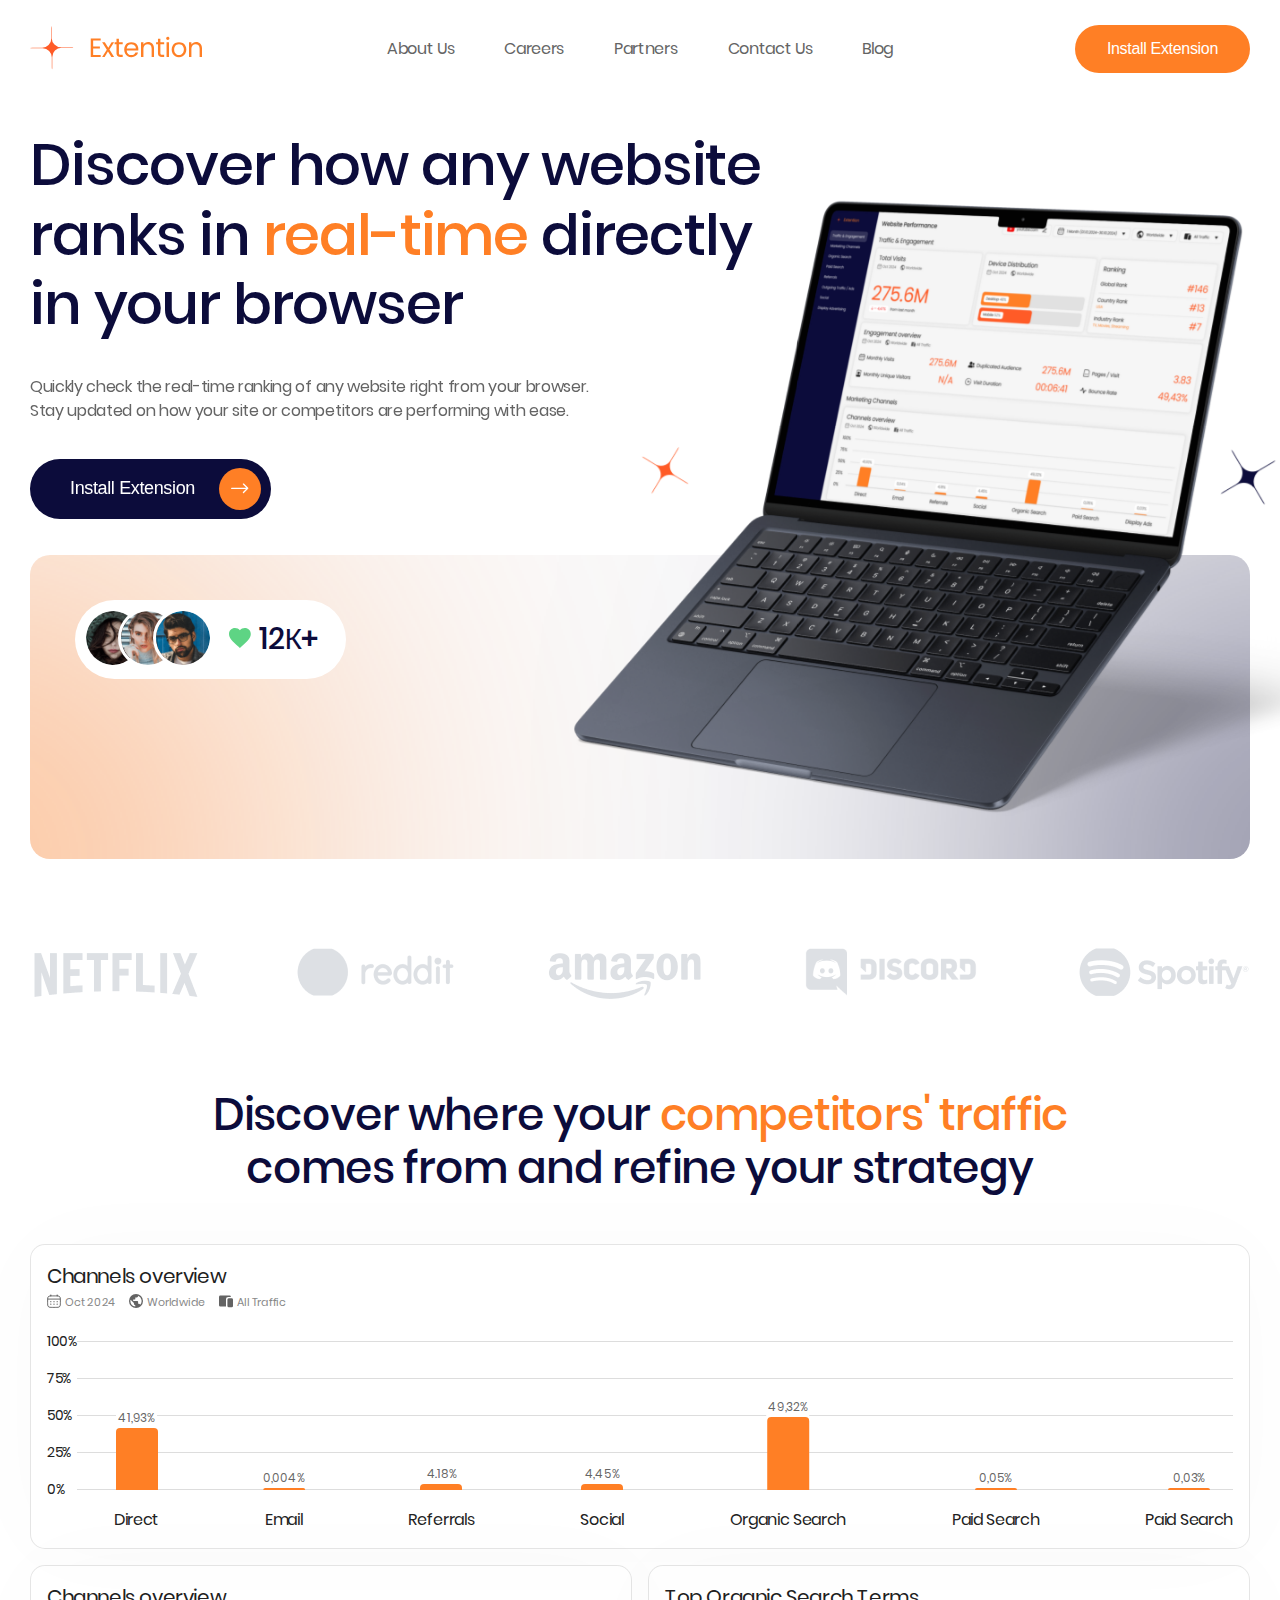
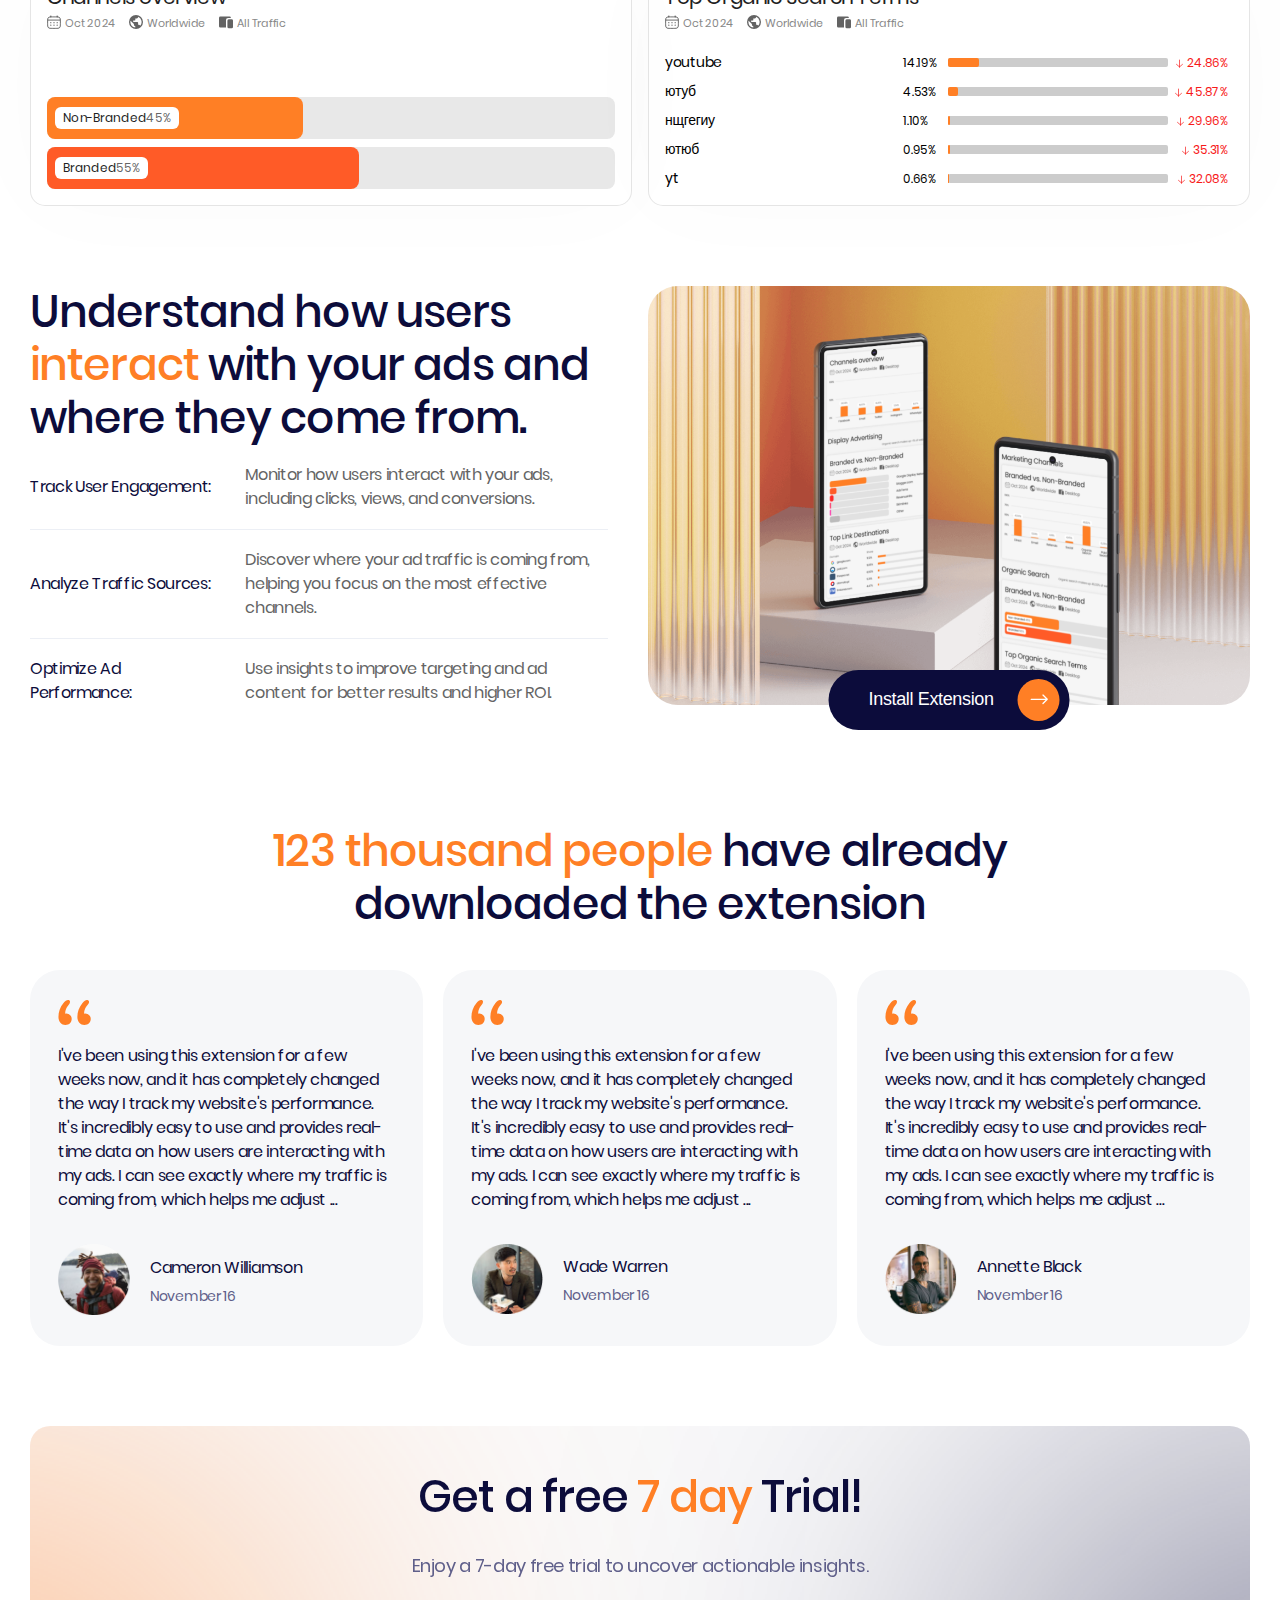
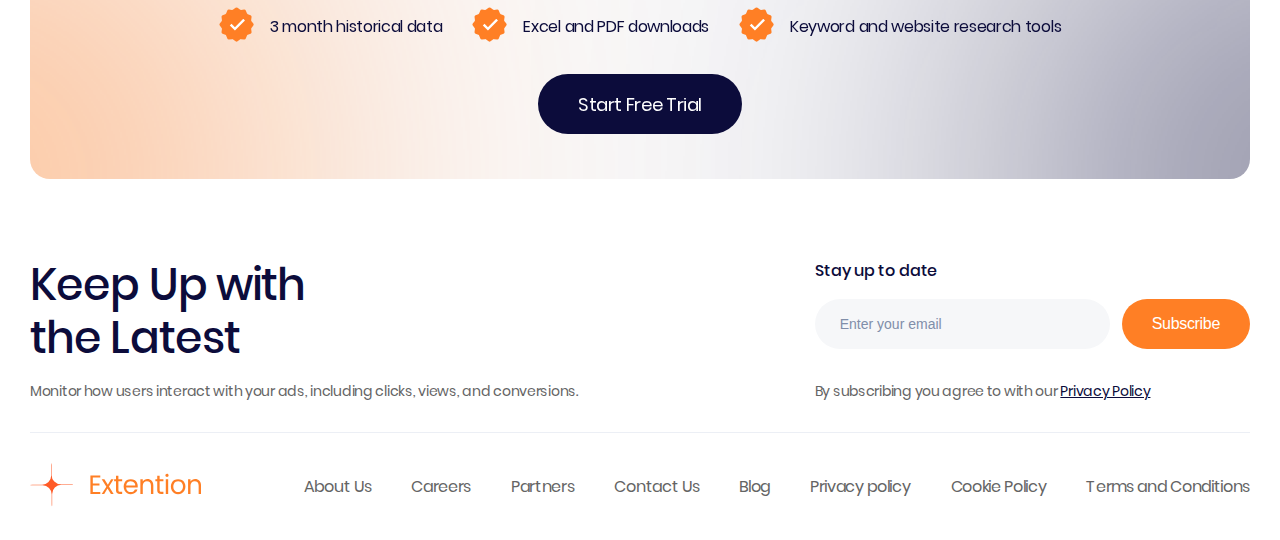
<file: index.html>
<!DOCTYPE html>
<html lang="en">

<head>
	<meta charset="UTF-8">
	<meta name="viewport" content="width=device-width, initial-scale=1.0">
	<meta name="keywords" content="">
	<link rel="stylesheet" href="css/libs.min.css">
	<link rel="stylesheet" href="css/style.min.css">
	<title>Главная</title>
</head>


<body>
	<div class="wrapper">
		<header class="header">
    <div class="container">
        <div class="header__inner">
            <a class="header__logo" href="index.html">
                <img src="img/logo.svg" alt="">
            </a>
            <ul class="menu header__menu">
                <li><a href="">About Us</a></li>
                <li><a href="">Careers</a></li>
                <li><a href="">Partners</a></li>
                <li><a href="">Contact Us</a></li>
                <li><a href="">Blog</a></li>
            </ul>
            <div class="header__group">
                <button class="header__btn btn btn-orange">
                    <span>Install Extension</span>
                </button>
                <div class="burger">
                    <span></span>
                    <span></span>
                    <span></span>
                </div>
            </div>
        </div>
    </div>
</header>
		<main class="content">
			<section class="main">
				<div class="container">
					<div class="main__inner">
						<div class="main__desc">
							<h1 class="main__title">Discover how any website ranks in <span>real-time</span> directly in your browser</h1>
							<div class="main__text">
								<p>Quickly check the real-time ranking of any website right from your browser. Stay updated on how your site or competitors are performing with ease.</p>
							</div>
							<button class="main__btn btn btn-blue">
								<span>Install Extension</span>
								<i>
									<svg width="19" height="11" viewBox="0 0 19 11" fill="none" xmlns="http://www.w3.org/2000/svg">
										<path d="M1.65698 4.64898C1.28763 4.64898 0.98821 4.9484 0.98821 5.31775C0.98821 5.6871 1.28763 5.98652 1.65698 5.98652L1.65698 4.64898ZM18.1804 5.79064C18.4416 5.52947 18.4416 5.10603 18.1804 4.84486L13.9244 0.588814C13.6632 0.327642 13.2398 0.327642 12.9786 0.588814C12.7174 0.849986 12.7174 1.27343 12.9786 1.5346L16.7617 5.31775L12.9786 9.1009C12.7174 9.36207 12.7174 9.78551 12.9786 10.0467C13.2398 10.3079 13.6632 10.3079 13.9244 10.0467L18.1804 5.79064ZM1.65698 5.98652L17.7075 5.98652L17.7075 4.64898L1.65698 4.64898L1.65698 5.98652Z" fill="white"/>
									</svg>
								</i>
							</button>
						</div>
						<div class="main__bottom">
							<div class="main__bottom-wrap">
								<div class="main__feedback">
									<div class="main__feedback-images">
										<a class="user-img" href="">
											<img src="img/user-img.png" alt="">
										</a>
										<a class="user-img" href="">
											<img src="img/user-img2.png" alt="">
										</a>
										<a class="user-img" href="">
											<img src="img/user-img3.png" alt="">
										</a>
									</div>
									<div class="main__feedback-text">
										<i>
											<img src="img/favorite-icon.svg" alt="">
										</i>
										<span>12К+</span>
									</div>
								</div>
								<span class="circle"></span>
								<span class="circle2"></span>
							</div>
							<div class="main__img">
								<img src="img/main-img.png" alt="">
							</div>
						</div>
					</div>
				</div>
			</section>
			<section class="partners">
				<div class="container">
					<div class="partners__inner">
						<div class="partners__items">
							<div class="partners__item">
								<img src="img/partners-img.png" alt="">
							</div>
							<div class="partners__item">
								<img src="img/partners-img2.png" alt="">
							</div>
							<div class="partners__item">
								<img src="img/partners-img3.png" alt="">
							</div>
							<div class="partners__item">
								<img src="img/partners-img4.png" alt="">
							</div>
							<div class="partners__item">
								<img src="img/partners-img5.png" alt="">
							</div>
						</div>
					</div>
				</div>
			</section>
			<section class="info">
				<div class="container">
					<div class="info__inner">
						<h2 class="info__title h2">Discover where your <span>competitors' traffic</span> comes from and refine your strategy</h2>
						<div class="info__items">
							<div class="info__item info__item--100">
								<div class="traffic-social">
									<div class="analysis__title">Channels overview</div>
									<div class="analysis__subitems">
										<div class="analysis__subitem">
											<div class="analysis__subitem-icon">
												<img src="img/calendar.svg" alt="">
											</div>
											<div class="analysis__subitem-text">Oct 2024</div>
										</div>
										<div class="analysis__subitem">
											<div class="analysis__subitem-icon">
												<img src="img/worldwide.svg" alt="">
											</div>
											<div class="analysis__subitem-text">Worldwide</div>
										</div>
										<div class="analysis__subitem">
											<div class="analysis__subitem-icon">
												<img src="img/traffic.svg" alt="">
											</div>
											<div class="analysis__subitem-text">All Traffic</div>
										</div>
									</div>
									<div class="traffic-statistics">
										<div class="traffic-statistics__items">
											<div class="traffic-statistics__item">
												<div class="traffic-statistics__item-title"><span>100%</span></div>
											</div>
											<div class="traffic-statistics__item">
												<div class="traffic-statistics__item-title"><span>75%</span></div>
											</div>
											<div class="traffic-statistics__item">
												<div class="traffic-statistics__item-title"><span>50%</span></div>
												<div class="traffic-statistics__line"></div>
											</div>
											<div class="traffic-statistics__item">
												<div class="traffic-statistics__item-title"><span>25%</span></div>
											</div>
											<div class="traffic-statistics__item">
												<div class="traffic-statistics__item-title"><span>0%</span></div>
												<div class="traffic-statistics__line"></div>
											</div>
										</div>
										<div class="traffic-statistics__socials">
											<div class="traffic-statistics__social">
												<div class="traffic-statistics__percent-group">
													<div class="traffic-statistics__percent">41,93%</div>
													<div class="traffic-statistics__percent-diagram" style="height: 41.93%"></div>
												</div>
												<div class="traffic-statistics__social-title">
													<span>Direct</span>
												</div>
											</div>
											<div class="traffic-statistics__social">
												<div class="traffic-statistics__percent-group">
													<div class="traffic-statistics__percent">0,004%</div>
													<div class="traffic-statistics__percent-diagram" style="height: 0.004%"></div>
												</div>
												<div class="traffic-statistics__social-title">
													<span>Email</span>
												</div>
											</div>
											<div class="traffic-statistics__social">
												<div class="traffic-statistics__percent-group">
													<div class="traffic-statistics__percent">4.18%</div>
													<div class="traffic-statistics__percent-diagram" style="height: 4.18%"></div>
												</div>
												<div class="traffic-statistics__social-title">
													<span>Referrals</span>
												</div>
											</div>
											<div class="traffic-statistics__social">
												<div class="traffic-statistics__percent-group">
													<div class="traffic-statistics__percent">4,45%</div>
													<div class="traffic-statistics__percent-diagram" style="height: 4.45%"></div>
												</div>
												<div class="traffic-statistics__social-title">
													<span>Social</span>
												</div>
											</div>
											<div class="traffic-statistics__social">
												<div class="traffic-statistics__percent-group">
													<div class="traffic-statistics__percent">49,32%</div>
													<div class="traffic-statistics__percent-diagram" style="height: 49.32%"></div>
												</div>
												<div class="traffic-statistics__social-title">
													<span>Organic Search</span>
												</div>
											</div>
											<div class="traffic-statistics__social">
												<div class="traffic-statistics__percent-group">
													<div class="traffic-statistics__percent">0,05%</div>
													<div class="traffic-statistics__percent-diagram" style="height: 0.05%"></div>
												</div>
												<div class="traffic-statistics__social-title">
													<span>Paid Search</span>
												</div>
											</div>
											<div class="traffic-statistics__social">
												<div class="traffic-statistics__percent-group">
													<div class="traffic-statistics__percent">0,03%</div>
													<div class="traffic-statistics__percent-diagram" style="height: 0.03%"></div>
												</div>
												<div class="traffic-statistics__social-title">
													<span>Paid Search</span>
												</div>
											</div>
										</div>
									</div>
								</div>
							</div>
							<div class="info__item">
								<div class="brand">
									<div class="brand__top">
										<div class="analysis__title">Channels overview</div>
										<div class="analysis__subitems">
											<div class="analysis__subitem">
												<div class="analysis__subitem-icon">
													<img src="img/calendar.svg" alt="">
												</div>
												<div class="analysis__subitem-text">Oct 2024</div>
											</div>
											<div class="analysis__subitem">
												<div class="analysis__subitem-icon">
													<img src="img/worldwide.svg" alt="">
												</div>
												<div class="analysis__subitem-text">Worldwide</div>
											</div>
											<div class="analysis__subitem">
												<div class="analysis__subitem-icon">
													<img src="img/traffic.svg" alt="">
												</div>
												<div class="analysis__subitem-text">All Traffic</div>
											</div>
										</div>
									</div>
									<div class="brand__items">
										<div class="brand__item">
											<span class="brand__percent-diagram" style="width: 45%"></span>
											<div class="brand__percent-text">
												Non-Branded
												<span>45%</span>
											</div>
										</div>
										<div class="brand__item">
											<span class="brand__percent-diagram" style="width: 55%; background: #FF5B27"></span>
											<div class="brand__percent-text">
												Branded
												<span>55%</span>
											</div>
										</div>
									</div>
								</div>
							</div>
							<div class="info__item">
								<div class="analysis">
									<div class="analysis__title">Top Organic Search Terms</div>
									<div class="analysis__subitems">
										<div class="analysis__subitem">
											<div class="analysis__subitem-icon">
												<img src="img/calendar.svg" alt="">
											</div>
											<div class="analysis__subitem-text">Oct 2024</div>
										</div>
										<div class="analysis__subitem">
											<div class="analysis__subitem-icon">
												<img src="img/worldwide.svg" alt="">
											</div>
											<div class="analysis__subitem-text">Worldwide</div>
										</div>
										<div class="analysis__subitem">
											<div class="analysis__subitem-icon">
												<img src="img/traffic.svg" alt="">
											</div>
											<div class="analysis__subitem-text">All Traffic</div>
										</div>
									</div>
									<div class="analysis-statistics">
										<div class="analysis-statistics__items">
											<div class="analysis-statistics__item">
												<div class="analysis-statistics__item-left">
													<div class="analysis-statistics__item-title">youtube</div>
												</div>
												<div class="analysis-statistics__item-right">
													<div class="analysis-statistics__percent">14.19%</div>
													<div class="analysis-statistics__line">
														<span></span>
														<span style="width: 14.19%"></span>
													</div>
													<div class="analysis-statistics__indicators">
														<i>
															<img src="img/indicators.svg" alt="">
														</i>
														<span>24.86%</span>
													</div>
												</div>
											</div>
											<div class="analysis-statistics__item">
												<div class="analysis-statistics__item-left">
													<div class="analysis-statistics__item-title">ютуб</div>
												</div>
												<div class="analysis-statistics__item-right">
													<div class="analysis-statistics__percent">4.53%</div>
													<div class="analysis-statistics__line">
														<span></span>
														<span style="width: 4.53%"></span>
													</div>
													<div class="analysis-statistics__indicators">
														<i>
															<img src="img/indicators.svg" alt="">
														</i>
														<span>45.87%</span>
													</div>
												</div>
											</div>
											<div class="analysis-statistics__item">
												<div class="analysis-statistics__item-left">
													<div class="analysis-statistics__item-title">нщгегиу</div>
												</div>
												<div class="analysis-statistics__item-right">
													<div class="analysis-statistics__percent">1.10%</div>
													<div class="analysis-statistics__line">
														<span></span>
														<span style="width: 1.10%"></span>
													</div>
													<div class="analysis-statistics__indicators">
														<i>
															<img src="img/indicators.svg" alt="">
														</i>
														<span>29.96%</span>
													</div>
												</div>
											</div>
											<div class="analysis-statistics__item">
												<div class="analysis-statistics__item-left">
													<div class="analysis-statistics__item-title">ютюб</div>
												</div>
												<div class="analysis-statistics__item-right">
													<div class="analysis-statistics__percent">0.95%</div>
													<div class="analysis-statistics__line">
														<span></span>
														<span style="width: 0.95%"></span>
													</div>
													<div class="analysis-statistics__indicators">
														<i>
															<img src="img/indicators.svg" alt="">
														</i>
														<span>35.31%</span>
													</div>
												</div>
											</div>
											<div class="analysis-statistics__item">
												<div class="analysis-statistics__item-left">
													<div class="analysis-statistics__item-title">yt</div>
												</div>
												<div class="analysis-statistics__item-right">
													<div class="analysis-statistics__percent">0.66%</div>
													<div class="analysis-statistics__line">
														<span></span>
														<span style="width: 0.66%"></span>
													</div>
													<div class="analysis-statistics__indicators">
														<i>
															<img src="img/indicators.svg" alt="">
														</i>
														<span>32.08%</span>
													</div>
												</div>
											</div>
										</div>
									</div>
								</div>
							</div>
						</div>
					</div>
				</div>
			</section>
			<section class="info2">
				<div class="container">
					<div class="info2__inner">
						<div class="info2__left">
							<h2 class="info2__title h2">Understand how users <span>interact</span> with your ads and where they come from.</h2>
							<ul class="info2__list">
								<li>
									<p>Track User Engagement:</p>
									<p>Monitor how users interact with your ads, including clicks, views, and conversions.</p>
								</li>
								<li>
									<p>Analyze Traffic Sources:</p>
									<p>Discover where your ad traffic is coming from, helping you focus on the most effective channels.</p>
								</li>
								<li>
									<p>Optimize Ad Performance:</p>
									<p>Use insights to improve targeting and ad content for better results and higher ROI.</p>
								</li>
							</ul>
						</div>
						<div class="info2__right">
							<div class="info2__img">
								<img src="img/info2-img.png" alt="">
							</div>
							<button class="info2__btn btn btn-blue">
								<span>Install Extension</span>
								<i>
									<svg width="19" height="11" viewBox="0 0 19 11" fill="none" xmlns="http://www.w3.org/2000/svg">
										<path d="M1.65698 4.64898C1.28763 4.64898 0.98821 4.9484 0.98821 5.31775C0.98821 5.6871 1.28763 5.98652 1.65698 5.98652L1.65698 4.64898ZM18.1804 5.79064C18.4416 5.52947 18.4416 5.10603 18.1804 4.84486L13.9244 0.588814C13.6632 0.327642 13.2398 0.327642 12.9786 0.588814C12.7174 0.849986 12.7174 1.27343 12.9786 1.5346L16.7617 5.31775L12.9786 9.1009C12.7174 9.36207 12.7174 9.78551 12.9786 10.0467C13.2398 10.3079 13.6632 10.3079 13.9244 10.0467L18.1804 5.79064ZM1.65698 5.98652L17.7075 5.98652L17.7075 4.64898L1.65698 4.64898L1.65698 5.98652Z" fill="white"/>
									</svg>
								</i>
							</button>
						</div>
					</div>
				</div>
			</section>
			<section class="feedback">
				<div class="container">
					<div class="feedback__inner">
						<h2 class="feedback__title h2"><span>123 thousand people</span> have already downloaded the extension</h2>
						<div class="feedback__items">
							<div class="feedback__item">
								<div class="feedback__item-icon">
									<img src="img/marks.svg" alt="">
								</div>
								<div class="feedback__item-text">
									<p>I've been using this extension for a few weeks now, and it has completely changed the way I track my website's performance. It's incredibly easy to use and provides real-time data on how users are interacting with my ads. I can see exactly where my traffic is coming from, which helps me adjust ...</p>
								</div>
								<div class="feedback__item-user">
									<div class="feedback__user-img">
										<img src="img/user-img4.png" alt="">
									</div>
									<div class="feedback__user-desc">
										<div class="feedback__user-name">Cameron Williamson</div>
										<div class="feedback__user-date">November 16</div>
									</div>
								</div>
							</div>
							<div class="feedback__item">
								<div class="feedback__item-icon">
									<img src="img/marks.svg" alt="">
								</div>
								<div class="feedback__item-text">
									<p>I've been using this extension for a few weeks now, and it has completely changed the way I track my website's performance. It's incredibly easy to use and provides real-time data on how users are interacting with my ads. I can see exactly where my traffic is coming from, which helps me adjust ...</p>
								</div>
								<div class="feedback__item-user">
									<div class="feedback__user-img">
										<img src="img/user-img5.png" alt="">
									</div>
									<div class="feedback__user-desc">
										<div class="feedback__user-name">Wade Warren</div>
										<div class="feedback__user-date">November 16</div>
									</div>
								</div>
							</div>
							<div class="feedback__item">
								<div class="feedback__item-icon">
									<img src="img/marks.svg" alt="">
								</div>
								<div class="feedback__item-text">
									<p>I've been using this extension for a few weeks now, and it has completely changed the way I track my website's performance. It's incredibly easy to use and provides real-time data on how users are interacting with my ads. I can see exactly where my traffic is coming from, which helps me adjust ...</p>
								</div>
								<div class="feedback__item-user">
									<div class="feedback__user-img">
										<img src="img/user-img6.png" alt="">
									</div>
									<div class="feedback__user-desc">
										<div class="feedback__user-name">Annette Black</div>
										<div class="feedback__user-date">November 16</div>
									</div>
								</div>
							</div>
						</div>
					</div>
				</div>
			</section>
			<section class="services">
				<div class="container">
					<div class="services__inner">
						<div class="services__desc">
							<h2 class="services__title h2">Get a free <span>7 day</span> Trial!</h2>
							<div class="services__subtitle">Enjoy a 7-day free trial to uncover actionable insights.</div>
							<div class="services__items">
								<div class="services__item">
									<div class="services__item-icon">
										<img src="img/services-icon.svg" alt="">
									</div>
									<div class="services__item-text">3 month historical data</div>
								</div>
								<div class="services__item">
									<div class="services__item-icon">
										<img src="img/services-icon.svg" alt="">
									</div>
									<div class="services__item-text">Excel and PDF downloads</div>
								</div>
								<div class="services__item">
									<div class="services__item-icon">
										<img src="img/services-icon.svg" alt="">
									</div>
									<div class="services__item-text">Keyword and website research tools</div>
								</div>
							</div>
							<a class="services__btn btn btn-blue" href="">
								<span>Start Free Trial</span>
							</a>
						</div>
						<span class="circle"></span>
						<span class="circle2"></span>
					</div>
				</div>
			</section>
		</main>
		<footer class="footer">
    <div class="container">
        <div class="footer__inner">
            <div class="footer-top">
                <div class="footer__left">
                    <h2 class="footer__title h2">Keep Up with the Latest</h2>
                    <div class="footer__text">Monitor how users interact with your ads, including clicks, views, and conversions.</div>
                </div>
                <div class="footer__right">
                    <div class="footer__subtitle">Stay up to date</div>
                    <form class="footer__form">
                        <div class="footer__form-group">
                            <input type="email" placeholder="Enter your email">
                        </div>
                        <button class="footer__form-btn btn btn-orange">
                            <span>Subscribe</span>
                        </button>
                    </form>
                    <div class="footer__text">By subscribing you agree to with our <a href="privacy-policy.html">Privacy Policy</a></div>
                </div>
            </div>
            <div class="footer-bottom">
                <a href="index.html" class="footer__logo">
                    <img src="img/logo.svg" alt="">
                </a>
                <ul class="menu">
                    <li><a href="">About Us</a></li>
                    <li><a href="">Careers</a></li>
                    <li><a href="">Partners</a></li>
                    <li><a href="">Contact Us</a></li>
                    <li><a href="">Blog</a></li>
                    <li><a href="privacy-policy.html">Privacy policy</a></li>
                    <li><a href="сookie-policy.html">Cookie Policy</a></li>
                    <li><a href="terms-conditions.html">Terms and Conditions</a></li>
                </ul>
            </div>
        </div>
    </div>
</footer>

	</div>
	<script src="js/libs.min.js"></script>
<script src="js/main.min.js"></script>

</body>

</html>
</file>
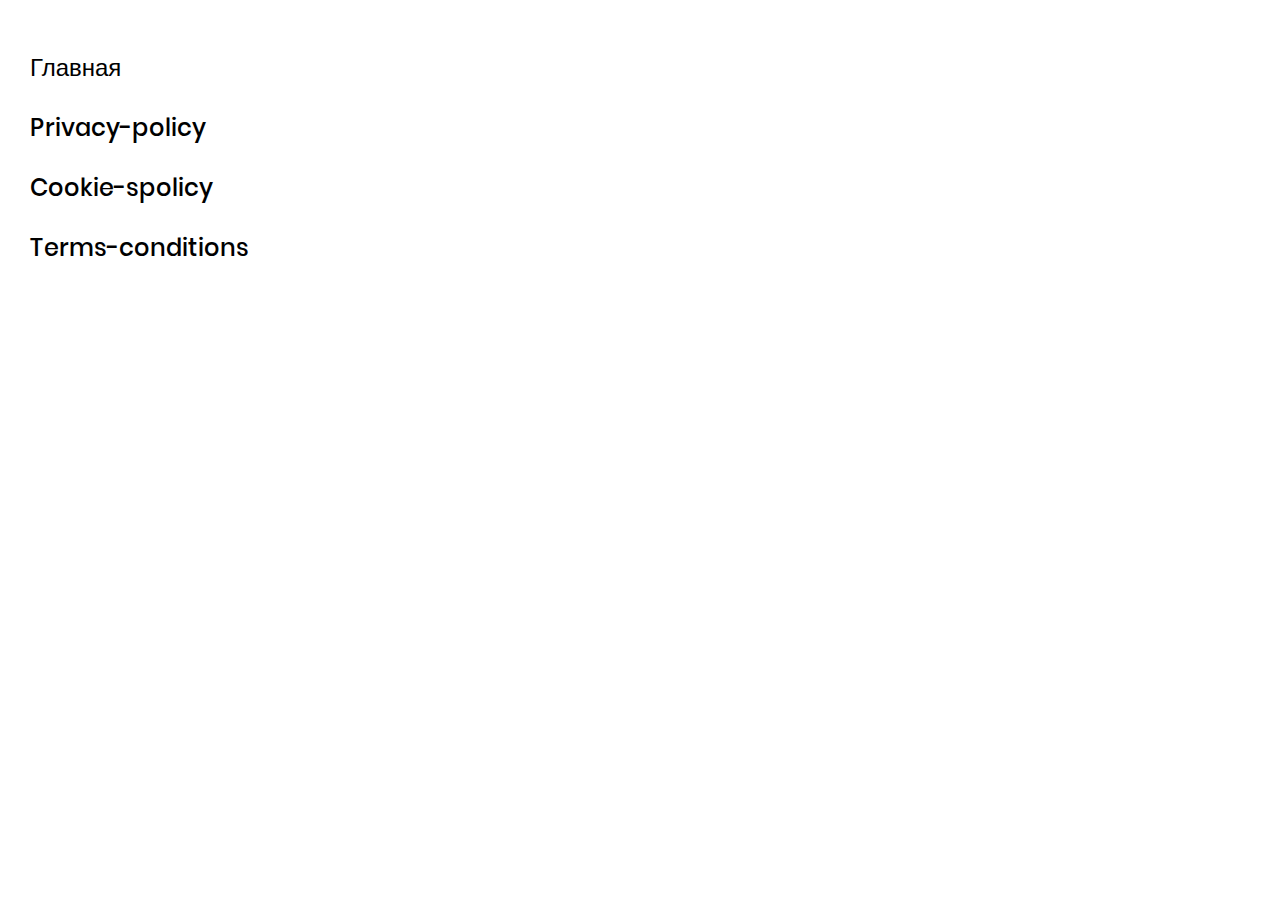
<file: nav.html>
<!DOCTYPE html>
<html lang="en">

<head>
	<meta charset="UTF-8">
	<meta name="viewport" content="width=device-width, initial-scale=1.0">
	<meta name="keywords" content="">
	<link rel="stylesheet" href="css/libs.min.css">
	<link rel="stylesheet" href="css/style.min.css">
	<title>Навигация</title>
</head>


<body>
	<div class="wrapper">

		<main class="content">
			<section class="navigation">
				<div class="container">
					<div class="navigation__inner">
						<ul>
							<li><a href="index.html">Главная</a></li>
							<li><a href="privacy-policy.html">Privacy-policy</a></li>
							<li><a href="сookie-policy.html">Cookie-spolicy</a></li>
							<li><a href="terms-conditions.html">Terms-conditions</a></li>
						</ul>
					</div>
				</div>
			</section>
		</main>

	</div>
	<script src="js/libs.min.js"></script>
<script src="js/main.min.js"></script>

</body>

<style>
	.navigation {
		padding: 50px 0;
	}
	.navigation ul {
		display: grid;
		grid-template-columns: 100%;
		gap: 24px;
	}
	.navigation ul li a {
		font-size: 24px;
		line-height: 150%;
		font-weight: 500;
	}
	.navigation ul li a:hover {
		color: #FF7F25;
	}
</style>

</html>
</file>
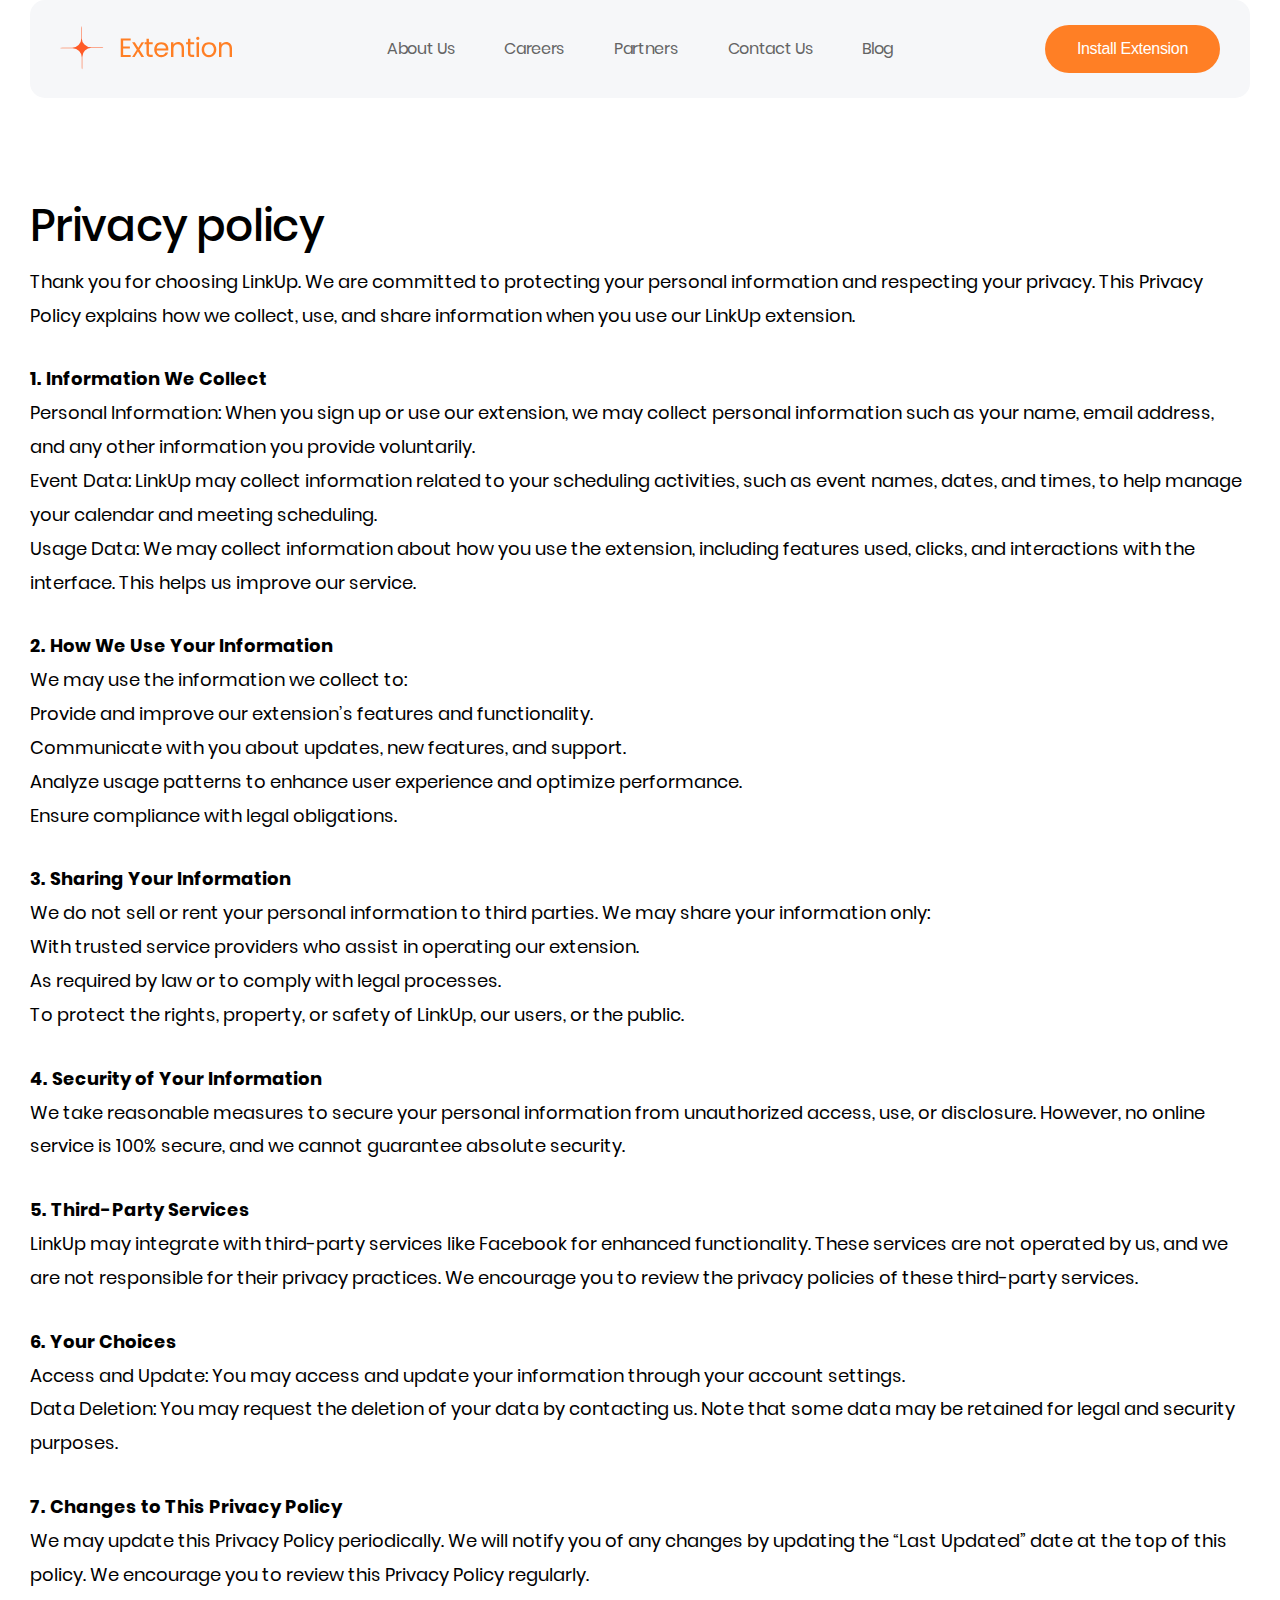
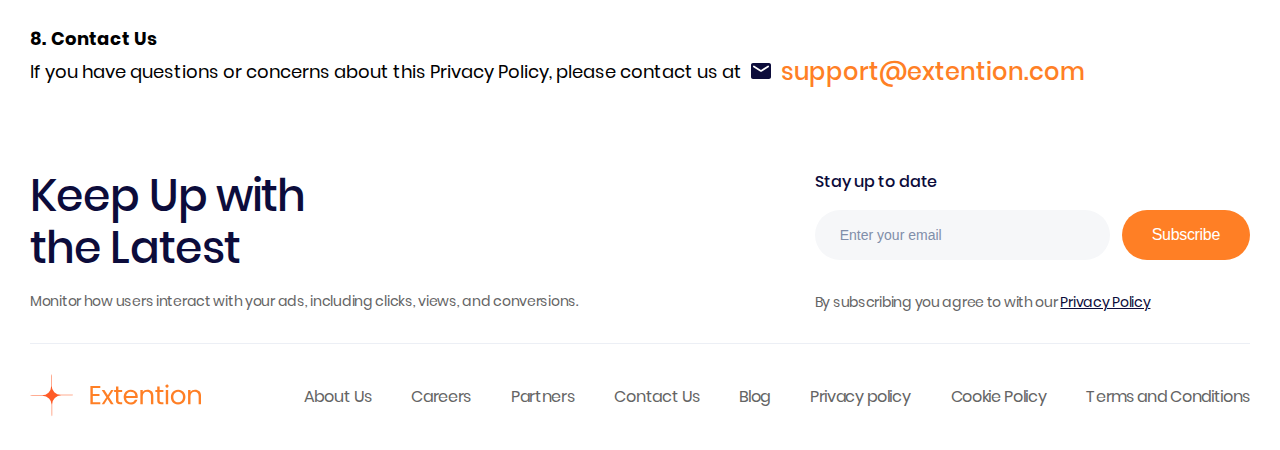
<file: privacy-policy.html>
<!DOCTYPE html>
<html lang="en">

<head>
	<meta charset="UTF-8">
	<meta name="viewport" content="width=device-width, initial-scale=1.0">
	<meta name="keywords" content="">
	<link rel="stylesheet" href="css/libs.min.css">
	<link rel="stylesheet" href="css/style.min.css">
	<title>Privacy-policy</title>
</head>


<body>
	<div class="wrapper">
		<header class="header header2">
			<div class="container">
				<div class="header__inner">
					<a class="header__logo" href="index.html">
						<img src="img/logo.svg" alt="">
					</a>
					<ul class="menu header__menu">
						<li><a href="">About Us</a></li>
						<li><a href="">Careers</a></li>
						<li><a href="">Partners</a></li>
						<li><a href="">Contact Us</a></li>
						<li><a href="">Blog</a></li>
					</ul>
					<div class="header__group">
						<button class="header__btn btn btn-orange">
							<span>Install Extension</span>
						</button>
						<div class="burger">
							<span></span>
							<span></span>
							<span></span>
						</div>
					</div>
				</div>
			</div>
		</header>
		<main class="content">
			<section class="policy">
				<div class="container">
					<div class="policy__inner">
						<h2>Privacy policy</h2>
						<p>Thank you for choosing LinkUp. We are committed to protecting your personal information and respecting your privacy. This Privacy Policy explains how we collect, use, and share information when you use our LinkUp extension.</p>
						<hr>
						<p>
							<strong>1. Information We Collect</strong> <br>
							Personal Information: When you sign up or use our extension, we may collect personal information such as your name, email address, and any other information you provide voluntarily. <br>
							Event Data: LinkUp may collect information related to your scheduling activities, such as event names, dates, and times, to help manage your calendar and meeting scheduling. <br>
							Usage Data: We may collect information about how you use the extension, including features used, clicks, and interactions with the interface. This helps us improve our service.
						</p>
						<hr>
						<p>
							<strong>2. How We Use Your Information</strong> <br>
							We may use the information we collect to: <br>
							Provide and improve our extension’s features and functionality. <br>
							Communicate with you about updates, new features, and support. <br>
							Analyze usage patterns to enhance user experience and optimize performance. <br>
							Ensure compliance with legal obligations.
						</p>
						<hr>
						<p>
							<strong>3. Sharing Your Information</strong> <br>
							We do not sell or rent your personal information to third parties. We may share your information only: <br>
							With trusted service providers who assist in operating our extension. <br>
							As required by law or to comply with legal processes. <br>
							To protect the rights, property, or safety of LinkUp, our users, or the public.
						</p>
						<hr>
						<p>
							<strong>4. Security of Your Information</strong> <br>
							We take reasonable measures to secure your personal information from unauthorized access, use, or disclosure. However, no online service is 100% secure, and we cannot guarantee absolute security.
						</p>
						<hr>
						<p>
							<strong>5. Third-Party Services</strong> <br>
							LinkUp may integrate with third-party services like Facebook for enhanced functionality. These services are not operated by us, and we are not responsible for their privacy practices. We encourage you to review the privacy policies of these third-party services.
						</p>
						<hr>
						<p>
							<strong>6. Your Choices</strong> <br>
							Access and Update: You may access and update your information through your account settings. <br>
							Data Deletion: You may request the deletion of your data by contacting us. Note that some data may be retained for legal and security purposes.
						</p>
						<hr>
						<p>
							<strong>7. Changes to This Privacy Policy</strong> <br>
							We may update this Privacy Policy periodically. We will notify you of any changes by updating the “Last Updated” date at the top of this policy. We encourage you to review this Privacy Policy regularly.
						</p>
						<hr>
						<p>
							<strong>8. Contact Us</strong> <br>
							If you have questions or concerns about this Privacy Policy, please contact us at <a href="mailto:support@extention.com">
								<i>
									<img src="img/email-icon2.svg" alt="">
								</i>
								<span>support@extention.com</span>
							</a>
						</p>
					</div>
				</div>
			</section>
		</main>
		<footer class="footer">
    <div class="container">
        <div class="footer__inner">
            <div class="footer-top">
                <div class="footer__left">
                    <h2 class="footer__title h2">Keep Up with the Latest</h2>
                    <div class="footer__text">Monitor how users interact with your ads, including clicks, views, and conversions.</div>
                </div>
                <div class="footer__right">
                    <div class="footer__subtitle">Stay up to date</div>
                    <form class="footer__form">
                        <div class="footer__form-group">
                            <input type="email" placeholder="Enter your email">
                        </div>
                        <button class="footer__form-btn btn btn-orange">
                            <span>Subscribe</span>
                        </button>
                    </form>
                    <div class="footer__text">By subscribing you agree to with our <a href="privacy-policy.html">Privacy Policy</a></div>
                </div>
            </div>
            <div class="footer-bottom">
                <a href="index.html" class="footer__logo">
                    <img src="img/logo.svg" alt="">
                </a>
                <ul class="menu">
                    <li><a href="">About Us</a></li>
                    <li><a href="">Careers</a></li>
                    <li><a href="">Partners</a></li>
                    <li><a href="">Contact Us</a></li>
                    <li><a href="">Blog</a></li>
                    <li><a href="privacy-policy.html">Privacy policy</a></li>
                    <li><a href="сookie-policy.html">Cookie Policy</a></li>
                    <li><a href="terms-conditions.html">Terms and Conditions</a></li>
                </ul>
            </div>
        </div>
    </div>
</footer>

	</div>
	<script src="js/libs.min.js"></script>
<script src="js/main.min.js"></script>

</body>

</html>
</file>
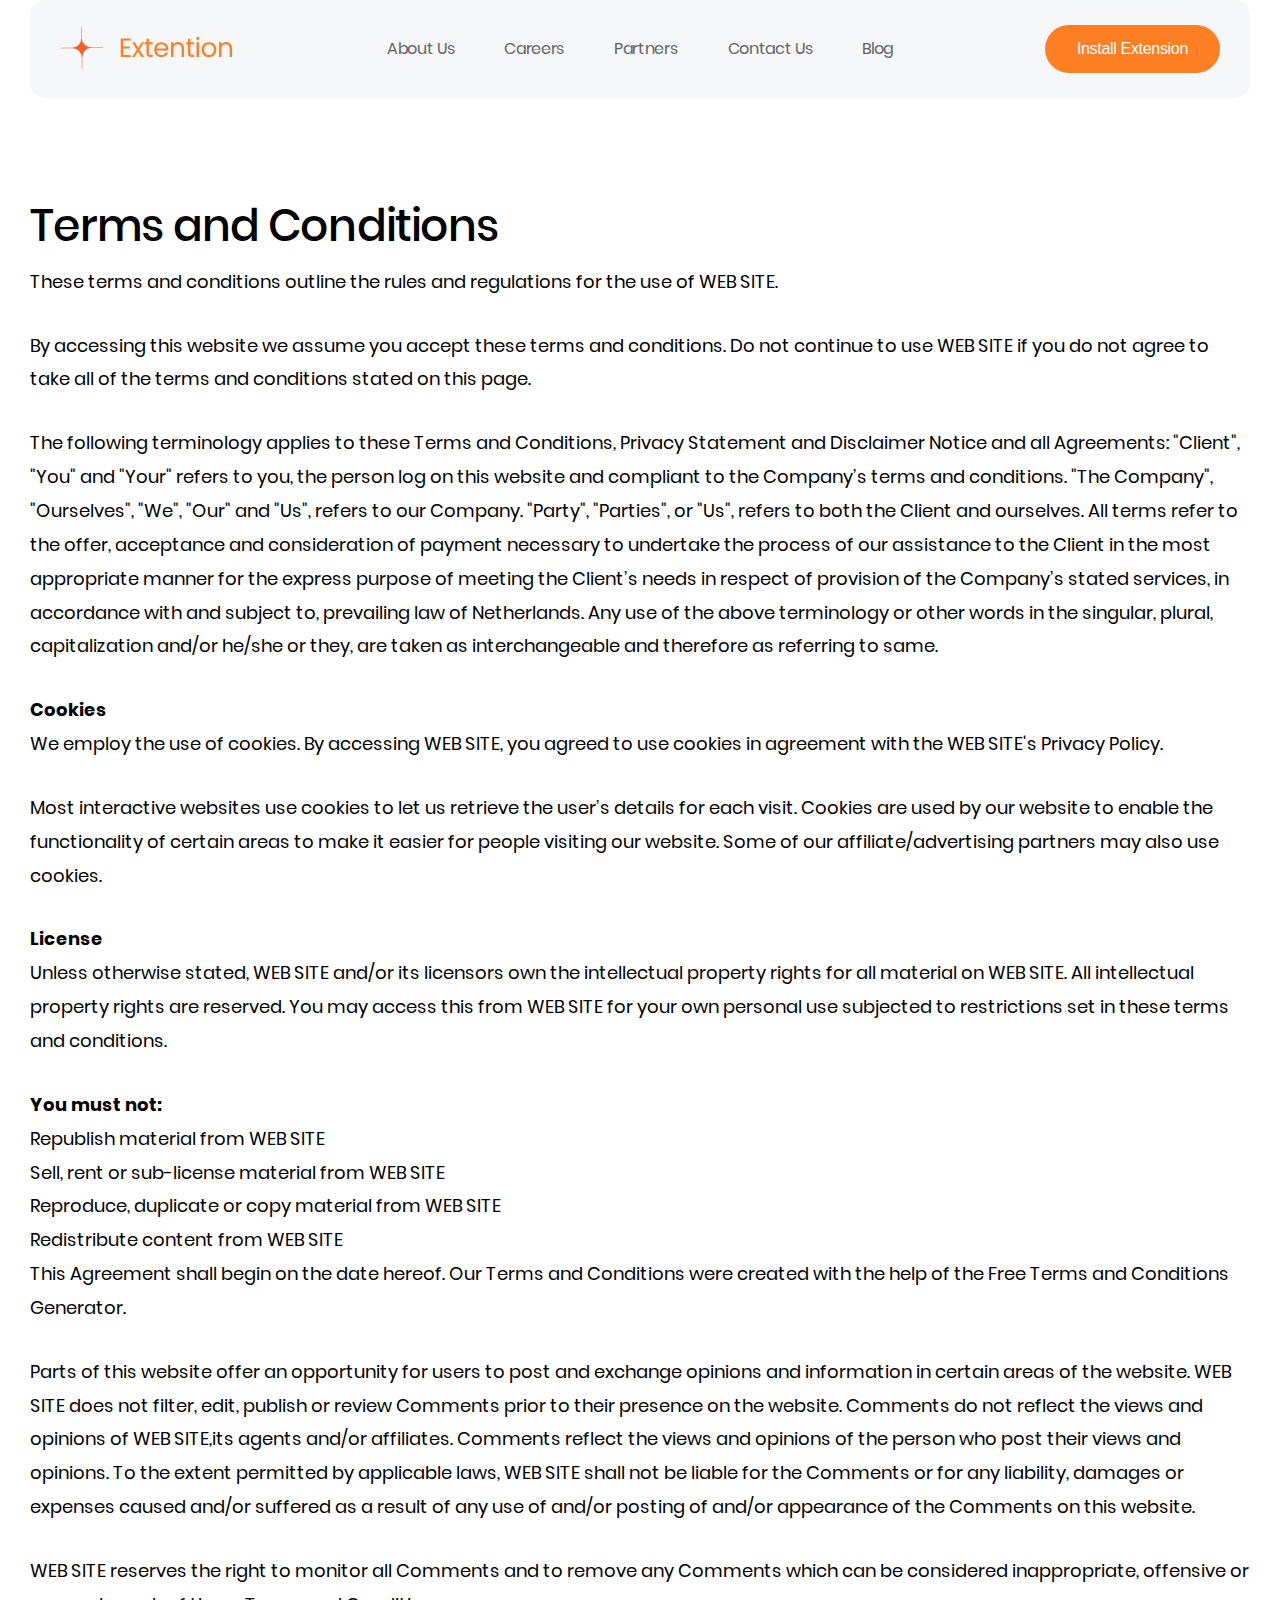
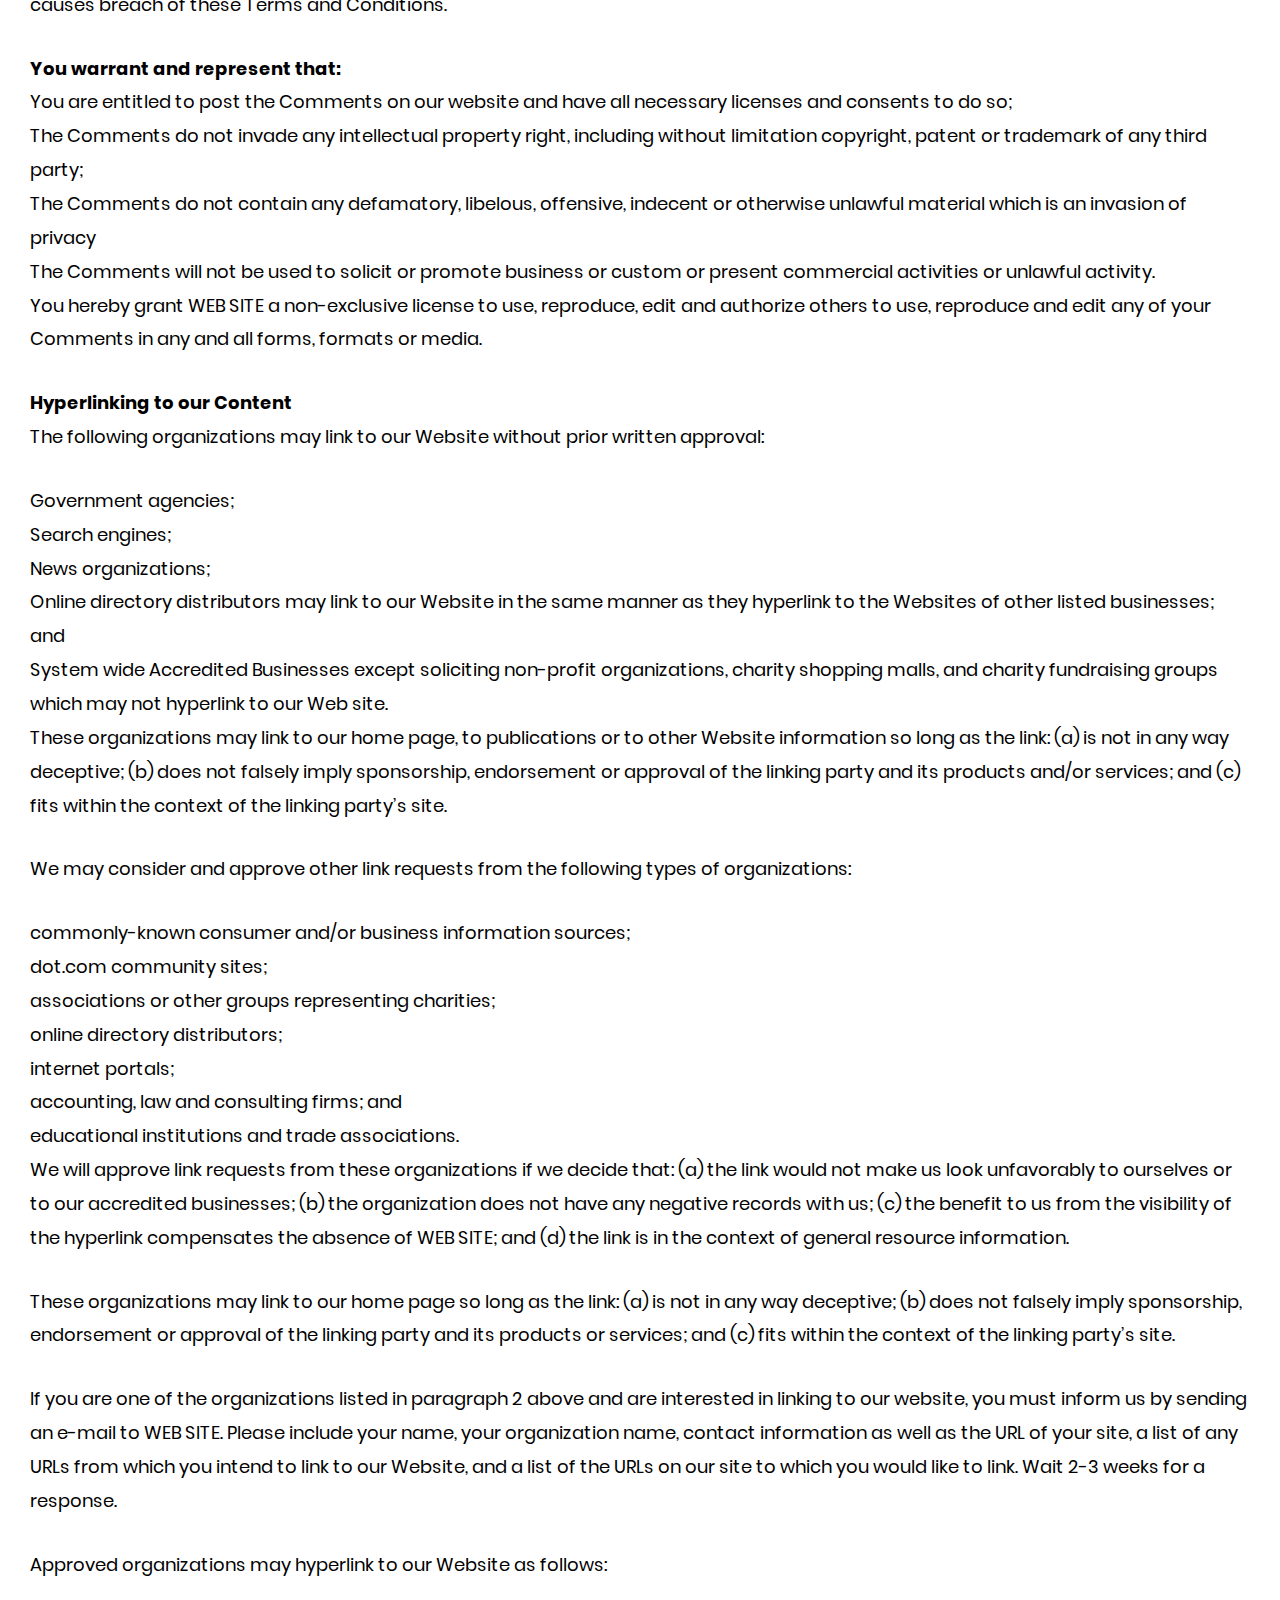
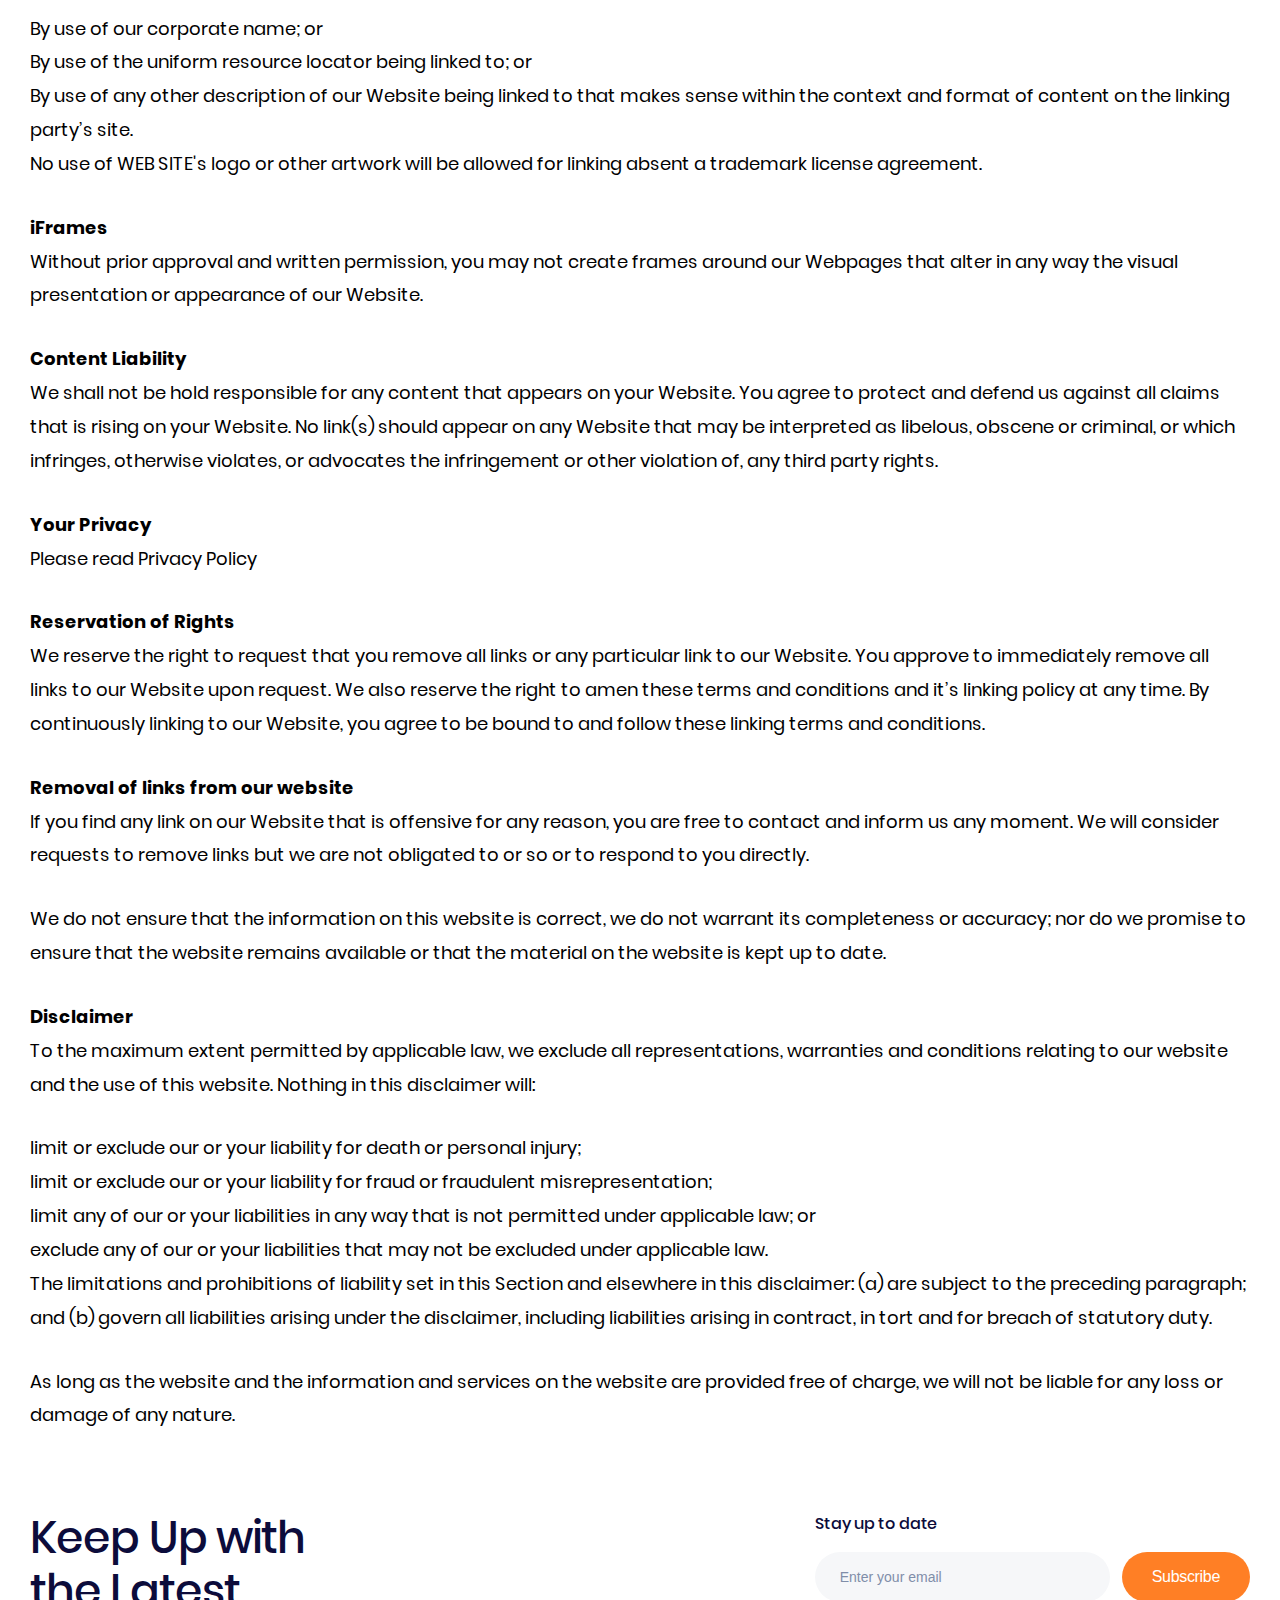
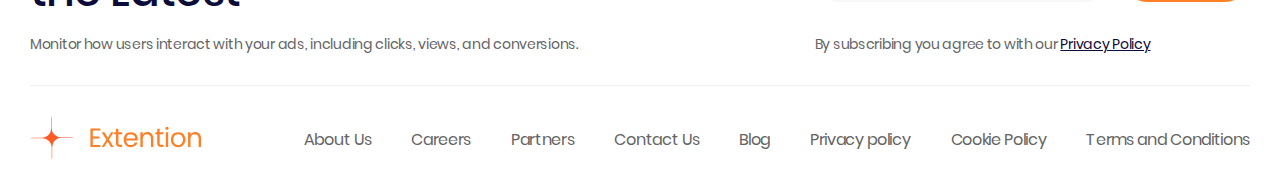
<file: terms-conditions.html>
<!DOCTYPE html>
<html lang="en">

<head>
	<meta charset="UTF-8">
	<meta name="viewport" content="width=device-width, initial-scale=1.0">
	<meta name="keywords" content="">
	<link rel="stylesheet" href="css/libs.min.css">
	<link rel="stylesheet" href="css/style.min.css">
	<title>Terms-conditions</title>
</head>


<body>
	<div class="wrapper">
		<header class="header header2">
			<div class="container">
				<div class="header__inner">
					<a class="header__logo" href="index.html">
						<img src="img/logo.svg" alt="">
					</a>
					<ul class="menu header__menu">
						<li><a href="">About Us</a></li>
						<li><a href="">Careers</a></li>
						<li><a href="">Partners</a></li>
						<li><a href="">Contact Us</a></li>
						<li><a href="">Blog</a></li>
					</ul>
					<div class="header__group">
						<button class="header__btn btn btn-orange">
							<span>Install Extension</span>
						</button>
						<div class="burger">
							<span></span>
							<span></span>
							<span></span>
						</div>
					</div>
				</div>
			</div>
		</header>
		<main class="content">
			<section class="policy">
				<div class="container">
					<div class="policy__inner">
						<h2>Terms and Conditions</h2>
						<p>These terms and conditions outline the rules and regulations for the use of WEB SITE.</p>
						<hr>
						<p>By accessing this website we assume you accept these terms and conditions. Do not continue to use WEB SITE if you do not agree to take all of the terms and conditions stated on this page.</p>
						<hr>
						<p>The following terminology applies to these Terms and Conditions, Privacy Statement and Disclaimer Notice and all Agreements: "Client", "You" and "Your" refers to you, the person log on this website and compliant to the Company’s terms and conditions. "The Company", "Ourselves", "We", "Our" and "Us", refers to our Company. "Party", "Parties", or "Us", refers to both the Client and ourselves. All terms refer to the offer, acceptance and consideration of payment necessary to undertake the process of our assistance to the Client in the most appropriate manner for the express purpose of meeting the Client’s needs in respect of provision of the Company’s stated services, in accordance with and subject to, prevailing law of Netherlands. Any use of the above terminology or other words in the singular, plural, capitalization and/or he/she or they, are taken as interchangeable and therefore as referring to same.</p>
						<hr>
						<p>
							<strong>Cookies</strong> <br>
							We employ the use of cookies. By accessing WEB SITE, you agreed to use cookies in agreement with the WEB SITE's Privacy Policy.
						</p>
						<hr>
						<p>
							Most interactive websites use cookies to let us retrieve the user’s details for each visit. Cookies are used by our website to enable the functionality of certain areas to make it easier for people visiting our website. Some of our affiliate/advertising partners may also use cookies.
						</p>
						<hr>
						<p>
							<strong>License</strong> <br>
							Unless otherwise stated, WEB SITE and/or its licensors own the intellectual property rights for all material on WEB SITE. All intellectual property rights are reserved. You may access this from WEB SITE for your own personal use subjected to restrictions set in these terms and conditions.
						</p>
						<hr>
						<p>
							<strong>You must not:</strong> <br>
							Republish material from WEB SITE <br>
							Sell, rent or sub-license material from WEB SITE <br>
							Reproduce, duplicate or copy material from WEB SITE <br>
							Redistribute content from WEB SITE <br>
							This Agreement shall begin on the date hereof. Our Terms and Conditions were created with the help of the Free Terms and Conditions Generator.
						</p>
						<hr>
						<p>
							Parts of this website offer an opportunity for users to post and exchange opinions and information in certain areas of the website. WEB SITE does not filter, edit, publish or review Comments prior to their presence on the website. Comments do not reflect the views and opinions of WEB SITE,its agents and/or affiliates. Comments reflect the views and opinions of the person who post their views and opinions. To the extent permitted by applicable laws, WEB SITE shall not be liable for the Comments or for any liability, damages or expenses caused and/or suffered as a result of any use of and/or posting of and/or appearance of the Comments on this website.
						</p>
						<hr>
						<p>
							WEB SITE reserves the right to monitor all Comments and to remove any Comments which can be considered inappropriate, offensive or causes breach of these Terms and Conditions.
						</p>
						<hr>
						<p>
							<strong>You warrant and represent that:</strong> <br>
							You are entitled to post the Comments on our website and have all necessary licenses and consents to do so; <br>
							The Comments do not invade any intellectual property right, including without limitation copyright, patent or trademark of any third party; <br>
							The Comments do not contain any defamatory, libelous, offensive, indecent or otherwise unlawful material which is an invasion of privacy <br>
							The Comments will not be used to solicit or promote business or custom or present commercial activities or unlawful activity. <br>
							You hereby grant WEB SITE a non-exclusive license to use, reproduce, edit and authorize others to use, reproduce and edit any of your Comments in any and all forms, formats or media.
						</p>
						<hr>
						<p>
							<strong>Hyperlinking to our Content</strong> <br>
							The following organizations may link to our Website without prior written approval:
						</p>
						<hr>
						<p>
							Government agencies; <br>
							Search engines; <br>
							News organizations; <br>
							Online directory distributors may link to our Website in the same manner as they hyperlink to the Websites of other listed businesses; and<br>
							System wide Accredited Businesses except soliciting non-profit organizations, charity shopping malls, and charity fundraising groups which may not hyperlink to our Web site. <br>
							These organizations may link to our home page, to publications or to other Website information so long as the link: (a) is not in any way deceptive; (b) does not falsely imply sponsorship, endorsement or approval of the linking party and its products and/or services; and (c) fits within the context of the linking party’s site.
						</p>
						<hr>
						<p>We may consider and approve other link requests from the following types of organizations:</p>
						<hr>
						<p>
							commonly-known consumer and/or business information sources; <br>
							dot.com community sites; <br>
							associations or other groups representing charities; <br>
							online directory distributors; <br>
							internet portals; <br>
							accounting, law and consulting firms; and <br>
							educational institutions and trade associations. <br>
							We will approve link requests from these organizations if we decide that: (a) the link would not make us look unfavorably to ourselves or to our accredited businesses; (b) the organization does not have any negative records with us; (c) the benefit to us from the visibility of the hyperlink compensates the absence of WEB SITE; and (d) the link is in the context of general resource information.
						</p>
						<hr>
						<p>These organizations may link to our home page so long as the link: (a) is not in any way deceptive; (b) does not falsely imply sponsorship, endorsement or approval of the linking party and its products or services; and (c) fits within the context of the linking party’s site.</p>
						<hr>
						<p>
							If you are one of the organizations listed in paragraph 2 above and are interested in linking to our website, you must inform us by sending an e-mail to WEB SITE. Please include your name, your organization name, contact information as well as the URL of your site, a list of any URLs from which you intend to link to our Website, and a list of the URLs on our site to which you would like to link. Wait 2-3 weeks for a response.
						</p>
						<hr>
						<p>Approved organizations may hyperlink to our Website as follows:</p>
						<hr>
						<p>
							By use of our corporate name; or <br>
							By use of the uniform resource locator being linked to; or <br>
							By use of any other description of our Website being linked to that makes sense within the context and format of content on the linking party’s site. <br>
							No use of WEB SITE's logo or other artwork will be allowed for linking absent a trademark license agreement.
						</p>
						<hr>
						<p>
							<strong>iFrames</strong> <br>
							Without prior approval and written permission, you may not create frames around our Webpages that alter in any way the visual presentation or appearance of our Website.
						</p>
						<hr>
						<p>
							<strong>Content Liability</strong> <br>
							We shall not be hold responsible for any content that appears on your Website. You agree to protect and defend us against all claims that is rising on your Website. No link(s) should appear on any Website that may be interpreted as libelous, obscene or criminal, or which infringes, otherwise violates, or advocates the infringement or other violation of, any third party rights.
						</p>
						<hr>
						<p>
							<strong>Your Privacy</strong> <br>
							Please read Privacy Policy
						</p>
						<hr>
						<p>
							<strong>Reservation of Rights</strong> <br>
							We reserve the right to request that you remove all links or any particular link to our Website. You approve to immediately remove all links to our Website upon request. We also reserve the right to amen these terms and conditions and it’s linking policy at any time. By continuously linking to our Website, you agree to be bound to and follow these linking terms and conditions.
						</p>
						<hr>
						<p>
							<strong>Removal of links from our website</strong> <br>
							If you find any link on our Website that is offensive for any reason, you are free to contact and inform us any moment. We will consider requests to remove links but we are not obligated to or so or to respond to you directly.
						</p>
						<hr>
						<p>
							We do not ensure that the information on this website is correct, we do not warrant its completeness or accuracy; nor do we promise to ensure that the website remains available or that the material on the website is kept up to date.
						</p>
						<hr>
						<p>
							<strong>Disclaimer</strong> <br>
							To the maximum extent permitted by applicable law, we exclude all representations, warranties and conditions relating to our website and the use of this website. Nothing in this disclaimer will:
						</p>
						<hr>
						<p>
							limit or exclude our or your liability for death or personal injury; <br>
							limit or exclude our or your liability for fraud or fraudulent misrepresentation; <br>
							limit any of our or your liabilities in any way that is not permitted under applicable law; or<br>
							exclude any of our or your liabilities that may not be excluded under applicable law. <br>
							The limitations and prohibitions of liability set in this Section and elsewhere in this disclaimer: (a) are subject to the preceding paragraph; and (b) govern all liabilities arising under the disclaimer, including liabilities arising in contract, in tort and for breach of statutory duty.
						</p>
						<hr>
						<p>As long as the website and the information and services on the website are provided free of charge, we will not be liable for any loss or damage of any nature.</p>
					</div>
				</div>
			</section>
		</main>
		<footer class="footer">
    <div class="container">
        <div class="footer__inner">
            <div class="footer-top">
                <div class="footer__left">
                    <h2 class="footer__title h2">Keep Up with the Latest</h2>
                    <div class="footer__text">Monitor how users interact with your ads, including clicks, views, and conversions.</div>
                </div>
                <div class="footer__right">
                    <div class="footer__subtitle">Stay up to date</div>
                    <form class="footer__form">
                        <div class="footer__form-group">
                            <input type="email" placeholder="Enter your email">
                        </div>
                        <button class="footer__form-btn btn btn-orange">
                            <span>Subscribe</span>
                        </button>
                    </form>
                    <div class="footer__text">By subscribing you agree to with our <a href="privacy-policy.html">Privacy Policy</a></div>
                </div>
            </div>
            <div class="footer-bottom">
                <a href="index.html" class="footer__logo">
                    <img src="img/logo.svg" alt="">
                </a>
                <ul class="menu">
                    <li><a href="">About Us</a></li>
                    <li><a href="">Careers</a></li>
                    <li><a href="">Partners</a></li>
                    <li><a href="">Contact Us</a></li>
                    <li><a href="">Blog</a></li>
                    <li><a href="privacy-policy.html">Privacy policy</a></li>
                    <li><a href="сookie-policy.html">Cookie Policy</a></li>
                    <li><a href="terms-conditions.html">Terms and Conditions</a></li>
                </ul>
            </div>
        </div>
    </div>
</footer>

	</div>
	<script src="js/libs.min.js"></script>
<script src="js/main.min.js"></script>

</body>

</html>
</file>
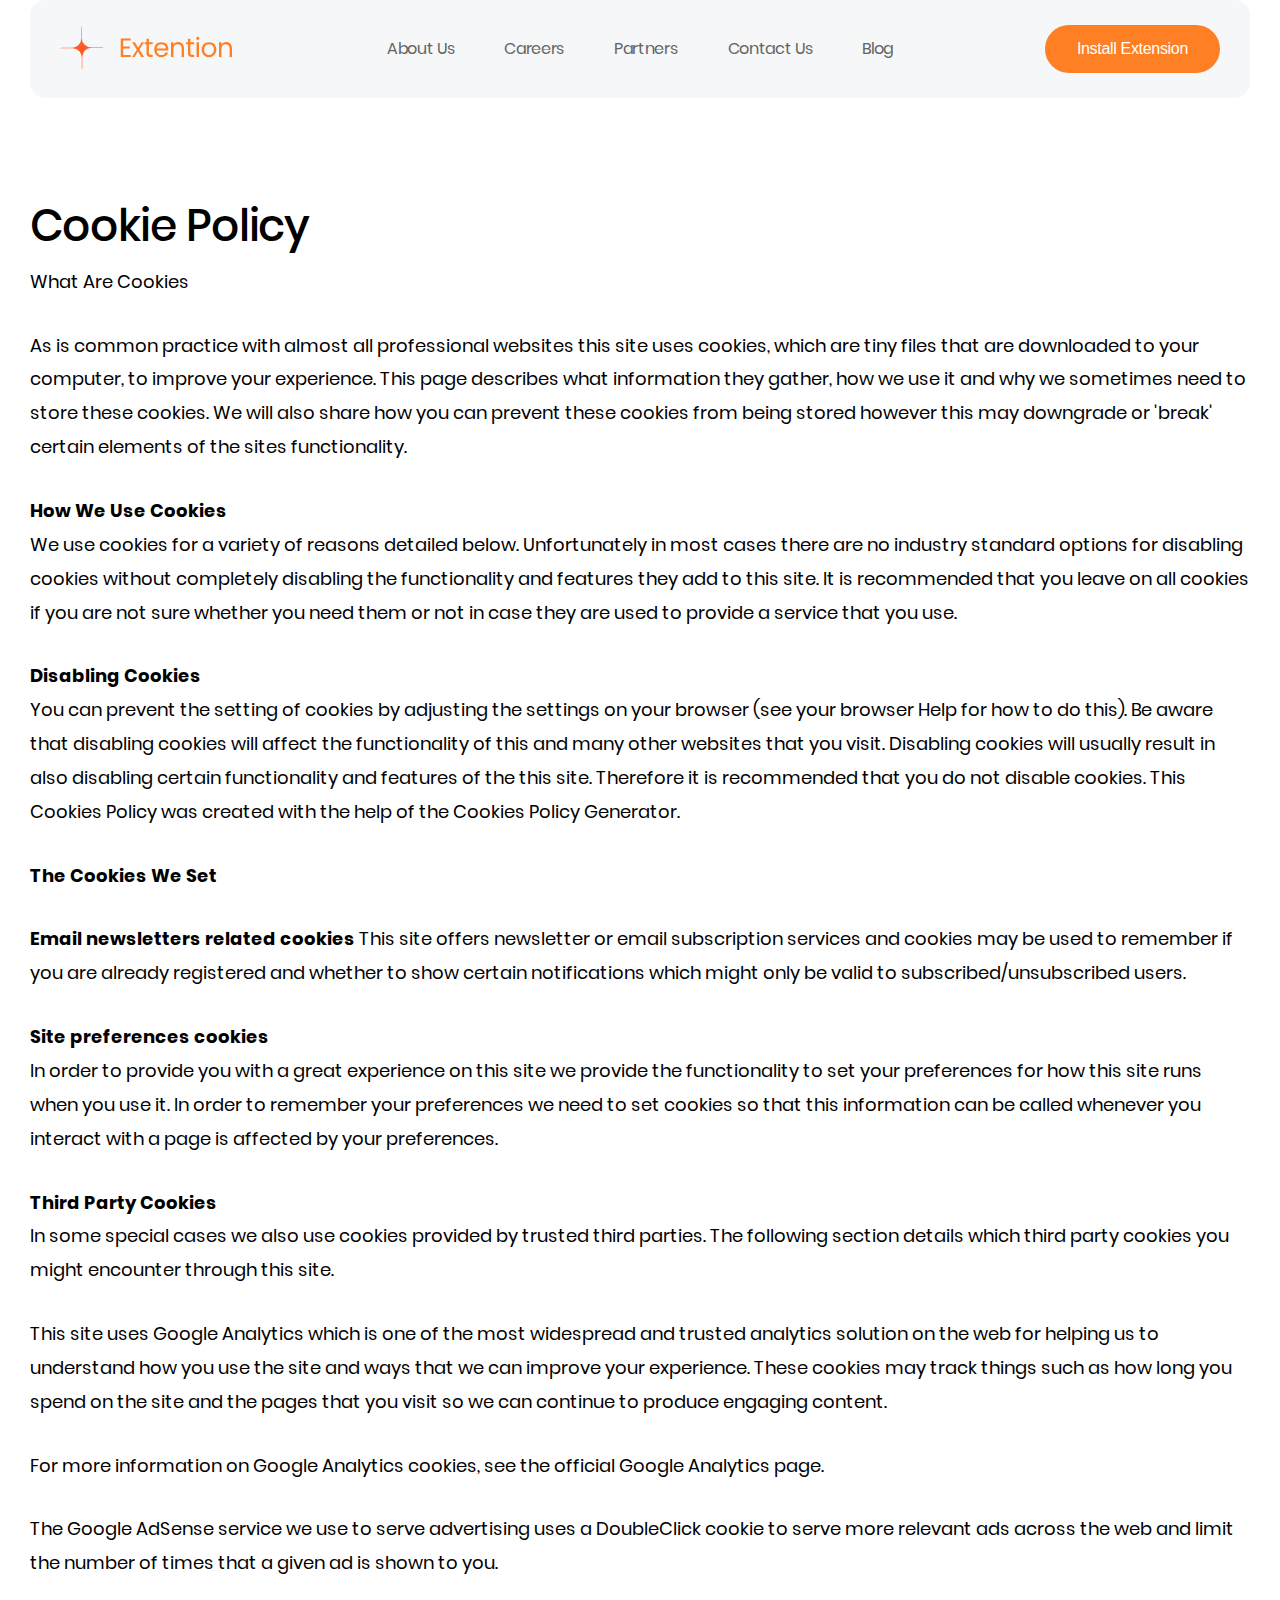
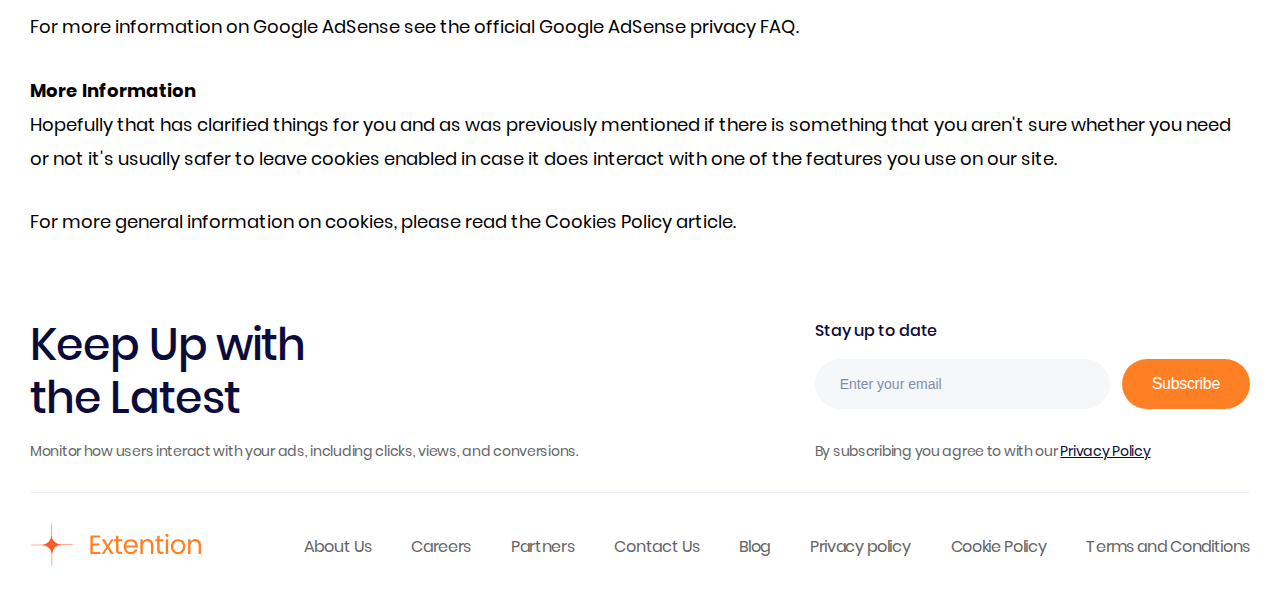
<file: сookie-policy.html>
<!DOCTYPE html>
<html lang="en">

<head>
	<meta charset="UTF-8">
	<meta name="viewport" content="width=device-width, initial-scale=1.0">
	<meta name="keywords" content="">
	<link rel="stylesheet" href="css/libs.min.css">
	<link rel="stylesheet" href="css/style.min.css">
	<title>Cookie-policy</title>
</head>


<body>
	<div class="wrapper">
		<header class="header header2">
			<div class="container">
				<div class="header__inner">
					<a class="header__logo" href="index.html">
						<img src="img/logo.svg" alt="">
					</a>
					<ul class="menu header__menu">
						<li><a href="">About Us</a></li>
						<li><a href="">Careers</a></li>
						<li><a href="">Partners</a></li>
						<li><a href="">Contact Us</a></li>
						<li><a href="">Blog</a></li>
					</ul>
					<div class="header__group">
						<button class="header__btn btn btn-orange">
							<span>Install Extension</span>
						</button>
						<div class="burger">
							<span></span>
							<span></span>
							<span></span>
						</div>
					</div>
				</div>
			</div>
		</header>
		<main class="content">
			<section class="policy">
				<div class="container">
					<div class="policy__inner">
						<h2>Cookie Policy</h2>
						<p>What Are Cookies</p>
						<hr>
						<p>As is common practice with almost all professional websites this site uses cookies, which are tiny files that are downloaded to your computer, to improve your experience. This page describes what information they gather, how we use it and why we sometimes need to store these cookies. We will also share how you can prevent these cookies from being stored however this may downgrade or 'break' certain elements of the sites functionality.</p>
						<hr>
						<p>
							<strong>How We Use Cookies</strong> <br>
							We use cookies for a variety of reasons detailed below. Unfortunately in most cases there are no industry standard options for disabling cookies without completely disabling the functionality and features they add to this site. It is recommended that you leave on all cookies if you are not sure whether you need them or not in case they are used to provide a service that you use.
						</p>
						<hr>
						<p>
							<strong>Disabling Cookies</strong> <br>
							You can prevent the setting of cookies by adjusting the settings on your browser (see your browser Help for how to do this). Be aware that disabling cookies will affect the functionality of this and many other websites that you visit. Disabling cookies will usually result in also disabling certain functionality and features of the this site. Therefore it is recommended that you do not disable cookies. This Cookies Policy was created with the help of the Cookies Policy Generator.
						</p>
						<hr>
						<p><strong>The Cookies We Set</strong></p>
						<hr>
						<p>
							<strong>Email newsletters related cookies</strong>
							This site offers newsletter or email subscription services and cookies may be used to remember if you are already registered and whether to show certain notifications which might only be valid to subscribed/unsubscribed users.
						</p>
						<hr>
						<p>
							<strong>Site preferences cookies</strong> <br>
							In order to provide you with a great experience on this site we provide the functionality to set your preferences for how this site runs when you use it. In order to remember your preferences we need to set cookies so that this information can be called whenever you interact with a page is affected by your preferences.
						</p>
						<hr>
						<p>
							<strong>Third Party Cookies</strong> <br>
							In some special cases we also use cookies provided by trusted third parties. The following section details which third party cookies you might encounter through this site.
						</p>
						<hr>
						<p>This site uses Google Analytics which is one of the most widespread and trusted analytics solution on the web for helping us to understand how you use the site and ways that we can improve your experience. These cookies may track things such as how long you spend on the site and the pages that you visit so we can continue to produce engaging content.</p>
						<hr>
						<p>For more information on Google Analytics cookies, see the official Google Analytics page.</p>
						<hr>
						<p>The Google AdSense service we use to serve advertising uses a DoubleClick cookie to serve more relevant ads across the web and limit the number of times that a given ad is shown to you.</p>
						<hr>
						<p>For more information on Google AdSense see the official Google AdSense privacy FAQ.</p>
						<hr>
						<p>
							<strong>More Information</strong> <br>
							Hopefully that has clarified things for you and as was previously mentioned if there is something that you aren't sure whether you need or not it's usually safer to leave cookies enabled in case it does interact with one of the features you use on our site.
						</p>
						<hr>
						<p>For more general information on cookies, please read the Cookies Policy article.</p>
					</div>
				</div>
			</section>
		</main>
		<footer class="footer">
    <div class="container">
        <div class="footer__inner">
            <div class="footer-top">
                <div class="footer__left">
                    <h2 class="footer__title h2">Keep Up with the Latest</h2>
                    <div class="footer__text">Monitor how users interact with your ads, including clicks, views, and conversions.</div>
                </div>
                <div class="footer__right">
                    <div class="footer__subtitle">Stay up to date</div>
                    <form class="footer__form">
                        <div class="footer__form-group">
                            <input type="email" placeholder="Enter your email">
                        </div>
                        <button class="footer__form-btn btn btn-orange">
                            <span>Subscribe</span>
                        </button>
                    </form>
                    <div class="footer__text">By subscribing you agree to with our <a href="privacy-policy.html">Privacy Policy</a></div>
                </div>
            </div>
            <div class="footer-bottom">
                <a href="index.html" class="footer__logo">
                    <img src="img/logo.svg" alt="">
                </a>
                <ul class="menu">
                    <li><a href="">About Us</a></li>
                    <li><a href="">Careers</a></li>
                    <li><a href="">Partners</a></li>
                    <li><a href="">Contact Us</a></li>
                    <li><a href="">Blog</a></li>
                    <li><a href="privacy-policy.html">Privacy policy</a></li>
                    <li><a href="сookie-policy.html">Cookie Policy</a></li>
                    <li><a href="terms-conditions.html">Terms and Conditions</a></li>
                </ul>
            </div>
        </div>
    </div>
</footer>

	</div>
	<script src="js/libs.min.js"></script>
<script src="js/main.min.js"></script>

</body>

</html>
</file>
<file: css/libs.min.css>
@font-face{font-family:"swiper-icons";src:url("data:application/font-woff;charset=utf-8;base64, [base64]//wADZ2x5ZgAAAywAAADMAAAD2MHtryVoZWFkAAABbAAAADAAAAA2E2+eoWhoZWEAAAGcAAAAHwAAACQC9gDzaG10eAAAAigAAAAZAAAArgJkABFsb2NhAAAC0AAAAFoAAABaFQAUGG1heHAAAAG8AAAAHwAAACAAcABAbmFtZQAAA/gAAAE5AAACXvFdBwlwb3N0AAAFNAAAAGIAAACE5s74hXjaY2BkYGAAYpf5Hu/j+W2+MnAzMYDAzaX6QjD6/4//Bxj5GA8AuRwMYGkAPywL13jaY2BkYGA88P8Agx4j+/8fQDYfA1AEBWgDAIB2BOoAeNpjYGRgYNBh4GdgYgABEMnIABJzYNADCQAACWgAsQB42mNgYfzCOIGBlYGB0YcxjYGBwR1Kf2WQZGhhYGBiYGVmgAFGBiQQkOaawtDAoMBQxXjg/wEGPcYDDA4wNUA2CCgwsAAAO4EL6gAAeNpj2M0gyAACqxgGNWBkZ2D4/wMA+xkDdgAAAHjaY2BgYGaAYBkGRgYQiAHyGMF8FgYHIM3DwMHABGQrMOgyWDLEM1T9/w8UBfEMgLzE////P/5//f/V/xv+r4eaAAeMbAxwIUYmIMHEgKYAYjUcsDAwsLKxc3BycfPw8jEQA/[base64]/uznmfPFBNODM2K7MTQ45YEAZqGP81AmGGcF3iPqOop0r1SPTaTbVkfUe4HXj97wYE+yNwWYxwWu4v1ugWHgo3S1XdZEVqWM7ET0cfnLGxWfkgR42o2PvWrDMBSFj/IHLaF0zKjRgdiVMwScNRAoWUoH78Y2icB/yIY09An6AH2Bdu/UB+yxopYshQiEvnvu0dURgDt8QeC8PDw7Fpji3fEA4z/PEJ6YOB5hKh4dj3EvXhxPqH/SKUY3rJ7srZ4FZnh1PMAtPhwP6fl2PMJMPDgeQ4rY8YT6Gzao0eAEA409DuggmTnFnOcSCiEiLMgxCiTI6Cq5DZUd3Qmp10vO0LaLTd2cjN4fOumlc7lUYbSQcZFkutRG7g6JKZKy0RmdLY680CDnEJ+UMkpFFe1RN7nxdVpXrC4aTtnaurOnYercZg2YVmLN/d/gczfEimrE/fs/bOuq29Zmn8tloORaXgZgGa78yO9/cnXm2BpaGvq25Dv9S4E9+5SIc9PqupJKhYFSSl47+Qcr1mYNAAAAeNptw0cKwkAAAMDZJA8Q7OUJvkLsPfZ6zFVERPy8qHh2YER+3i/BP83vIBLLySsoKimrqKqpa2hp6+jq6RsYGhmbmJqZSy0sraxtbO3sHRydnEMU4uR6yx7JJXveP7WrDycAAAAAAAH//wACeNpjYGRgYOABYhkgZgJCZgZNBkYGLQZtIJsFLMYAAAw3ALgAeNolizEKgDAQBCchRbC2sFER0YD6qVQiBCv/H9ezGI6Z5XBAw8CBK/m5iQQVauVbXLnOrMZv2oLdKFa8Pjuru2hJzGabmOSLzNMzvutpB3N42mNgZGBg4GKQYzBhYMxJLMlj4GBgAYow/P/PAJJhLM6sSoWKfWCAAwDAjgbRAAB42mNgYGBkAIIbCZo5IPrmUn0hGA0AO8EFTQAA");font-weight:400;font-style:normal}:root{--swiper-theme-color: #007aff}.swiper{margin-left:auto;margin-right:auto;position:relative;overflow:hidden;list-style:none;padding:0;z-index:1}.swiper-vertical>.swiper-wrapper{flex-direction:column}.swiper-wrapper{position:relative;width:100%;height:100%;z-index:1;display:flex;transition-property:transform;box-sizing:content-box}.swiper-android .swiper-slide,.swiper-wrapper{transform:translate3d(0px, 0, 0)}.swiper-pointer-events{touch-action:pan-y}.swiper-pointer-events.swiper-vertical{touch-action:pan-x}.swiper-slide{flex-shrink:0;width:100%;height:100%;position:relative;transition-property:transform}.swiper-slide-invisible-blank{visibility:hidden}.swiper-autoheight,.swiper-autoheight .swiper-slide{height:auto}.swiper-autoheight .swiper-wrapper{align-items:flex-start;transition-property:transform,height}.swiper-backface-hidden .swiper-slide{transform:translateZ(0);-webkit-backface-visibility:hidden;backface-visibility:hidden}.swiper-3d,.swiper-3d.swiper-css-mode .swiper-wrapper{perspective:1200px}.swiper-3d .swiper-wrapper,.swiper-3d .swiper-slide,.swiper-3d .swiper-slide-shadow,.swiper-3d .swiper-slide-shadow-left,.swiper-3d .swiper-slide-shadow-right,.swiper-3d .swiper-slide-shadow-top,.swiper-3d .swiper-slide-shadow-bottom,.swiper-3d .swiper-cube-shadow{transform-style:preserve-3d}.swiper-3d .swiper-slide-shadow,.swiper-3d .swiper-slide-shadow-left,.swiper-3d .swiper-slide-shadow-right,.swiper-3d .swiper-slide-shadow-top,.swiper-3d .swiper-slide-shadow-bottom{position:absolute;left:0;top:0;width:100%;height:100%;pointer-events:none;z-index:10}.swiper-3d .swiper-slide-shadow{background:rgba(0,0,0,.15)}.swiper-3d .swiper-slide-shadow-left{background-image:linear-gradient(to left, rgba(0, 0, 0, 0.5), rgba(0, 0, 0, 0))}.swiper-3d .swiper-slide-shadow-right{background-image:linear-gradient(to right, rgba(0, 0, 0, 0.5), rgba(0, 0, 0, 0))}.swiper-3d .swiper-slide-shadow-top{background-image:linear-gradient(to top, rgba(0, 0, 0, 0.5), rgba(0, 0, 0, 0))}.swiper-3d .swiper-slide-shadow-bottom{background-image:linear-gradient(to bottom, rgba(0, 0, 0, 0.5), rgba(0, 0, 0, 0))}.swiper-css-mode>.swiper-wrapper{overflow:auto;scrollbar-width:none;-ms-overflow-style:none}.swiper-css-mode>.swiper-wrapper::-webkit-scrollbar{display:none}.swiper-css-mode>.swiper-wrapper>.swiper-slide{scroll-snap-align:start start}.swiper-horizontal.swiper-css-mode>.swiper-wrapper{scroll-snap-type:x mandatory}.swiper-vertical.swiper-css-mode>.swiper-wrapper{scroll-snap-type:y mandatory}.swiper-centered>.swiper-wrapper::before{content:"";flex-shrink:0;order:9999}.swiper-centered.swiper-horizontal>.swiper-wrapper>.swiper-slide:first-child{margin-inline-start:var(--swiper-centered-offset-before)}.swiper-centered.swiper-horizontal>.swiper-wrapper::before{height:100%;min-height:1px;width:var(--swiper-centered-offset-after)}.swiper-centered.swiper-vertical>.swiper-wrapper>.swiper-slide:first-child{margin-block-start:var(--swiper-centered-offset-before)}.swiper-centered.swiper-vertical>.swiper-wrapper::before{width:100%;min-width:1px;height:var(--swiper-centered-offset-after)}.swiper-centered>.swiper-wrapper>.swiper-slide{scroll-snap-align:center center}.swiper-virtual .swiper-slide{-webkit-backface-visibility:hidden;transform:translateZ(0)}.swiper-virtual.swiper-css-mode .swiper-wrapper::after{content:"";position:absolute;left:0;top:0;pointer-events:none}.swiper-virtual.swiper-css-mode.swiper-horizontal .swiper-wrapper::after{height:1px;width:var(--swiper-virtual-size)}.swiper-virtual.swiper-css-mode.swiper-vertical .swiper-wrapper::after{width:1px;height:var(--swiper-virtual-size)}:root{--swiper-navigation-size: 44px}.swiper-button-prev,.swiper-button-next{position:absolute;top:50%;width:calc(var(--swiper-navigation-size)/44*27);height:var(--swiper-navigation-size);margin-top:calc(0px - var(--swiper-navigation-size)/2);z-index:10;cursor:pointer;display:flex;align-items:center;justify-content:center;color:var(--swiper-navigation-color, var(--swiper-theme-color))}.swiper-button-prev.swiper-button-disabled,.swiper-button-next.swiper-button-disabled{opacity:.35;cursor:auto;pointer-events:none}.swiper-button-prev.swiper-button-hidden,.swiper-button-next.swiper-button-hidden{opacity:0;cursor:auto;pointer-events:none}.swiper-navigation-disabled .swiper-button-prev,.swiper-navigation-disabled .swiper-button-next{display:none !important}.swiper-button-prev:after,.swiper-button-next:after{font-family:swiper-icons;font-size:var(--swiper-navigation-size);text-transform:none !important;letter-spacing:0;font-variant:initial;line-height:1}.swiper-button-prev,.swiper-rtl .swiper-button-next{left:10px;right:auto}.swiper-button-prev:after,.swiper-rtl .swiper-button-next:after{content:"prev"}.swiper-button-next,.swiper-rtl .swiper-button-prev{right:10px;left:auto}.swiper-button-next:after,.swiper-rtl .swiper-button-prev:after{content:"next"}.swiper-button-lock{display:none}.swiper-pagination{position:absolute;text-align:center;transition:300ms opacity;transform:translate3d(0, 0, 0);z-index:10}.swiper-pagination.swiper-pagination-hidden{opacity:0}.swiper-pagination-disabled>.swiper-pagination,.swiper-pagination.swiper-pagination-disabled{display:none !important}.swiper-pagination-fraction,.swiper-pagination-custom,.swiper-horizontal>.swiper-pagination-bullets,.swiper-pagination-bullets.swiper-pagination-horizontal{bottom:10px;left:0;width:100%}.swiper-pagination-bullets-dynamic{overflow:hidden;font-size:0}.swiper-pagination-bullets-dynamic .swiper-pagination-bullet{transform:scale(0.33);position:relative}.swiper-pagination-bullets-dynamic .swiper-pagination-bullet-active{transform:scale(1)}.swiper-pagination-bullets-dynamic .swiper-pagination-bullet-active-main{transform:scale(1)}.swiper-pagination-bullets-dynamic .swiper-pagination-bullet-active-prev{transform:scale(0.66)}.swiper-pagination-bullets-dynamic .swiper-pagination-bullet-active-prev-prev{transform:scale(0.33)}.swiper-pagination-bullets-dynamic .swiper-pagination-bullet-active-next{transform:scale(0.66)}.swiper-pagination-bullets-dynamic .swiper-pagination-bullet-active-next-next{transform:scale(0.33)}.swiper-pagination-bullet{width:var(--swiper-pagination-bullet-width, var(--swiper-pagination-bullet-size, 8px));height:var(--swiper-pagination-bullet-height, var(--swiper-pagination-bullet-size, 8px));display:inline-block;border-radius:50%;background:var(--swiper-pagination-bullet-inactive-color, #000);opacity:var(--swiper-pagination-bullet-inactive-opacity, 0.2)}button.swiper-pagination-bullet{border:none;margin:0;padding:0;box-shadow:none;-webkit-appearance:none;appearance:none}.swiper-pagination-clickable .swiper-pagination-bullet{cursor:pointer}.swiper-pagination-bullet:only-child{display:none !important}.swiper-pagination-bullet-active{opacity:var(--swiper-pagination-bullet-opacity, 1);background:var(--swiper-pagination-color, var(--swiper-theme-color))}.swiper-vertical>.swiper-pagination-bullets,.swiper-pagination-vertical.swiper-pagination-bullets{right:10px;top:50%;transform:translate3d(0px, -50%, 0)}.swiper-vertical>.swiper-pagination-bullets .swiper-pagination-bullet,.swiper-pagination-vertical.swiper-pagination-bullets .swiper-pagination-bullet{margin:var(--swiper-pagination-bullet-vertical-gap, 6px) 0;display:block}.swiper-vertical>.swiper-pagination-bullets.swiper-pagination-bullets-dynamic,.swiper-pagination-vertical.swiper-pagination-bullets.swiper-pagination-bullets-dynamic{top:50%;transform:translateY(-50%);width:8px}.swiper-vertical>.swiper-pagination-bullets.swiper-pagination-bullets-dynamic .swiper-pagination-bullet,.swiper-pagination-vertical.swiper-pagination-bullets.swiper-pagination-bullets-dynamic .swiper-pagination-bullet{display:inline-block;transition:200ms transform,200ms top}.swiper-horizontal>.swiper-pagination-bullets .swiper-pagination-bullet,.swiper-pagination-horizontal.swiper-pagination-bullets .swiper-pagination-bullet{margin:0 var(--swiper-pagination-bullet-horizontal-gap, 4px)}.swiper-horizontal>.swiper-pagination-bullets.swiper-pagination-bullets-dynamic,.swiper-pagination-horizontal.swiper-pagination-bullets.swiper-pagination-bullets-dynamic{left:50%;transform:translateX(-50%);white-space:nowrap}.swiper-horizontal>.swiper-pagination-bullets.swiper-pagination-bullets-dynamic .swiper-pagination-bullet,.swiper-pagination-horizontal.swiper-pagination-bullets.swiper-pagination-bullets-dynamic .swiper-pagination-bullet{transition:200ms transform,200ms left}.swiper-horizontal.swiper-rtl>.swiper-pagination-bullets-dynamic .swiper-pagination-bullet{transition:200ms transform,200ms right}.swiper-pagination-progressbar{background:rgba(0,0,0,.25);position:absolute}.swiper-pagination-progressbar .swiper-pagination-progressbar-fill{background:var(--swiper-pagination-color, var(--swiper-theme-color));position:absolute;left:0;top:0;width:100%;height:100%;transform:scale(0);transform-origin:left top}.swiper-rtl .swiper-pagination-progressbar .swiper-pagination-progressbar-fill{transform-origin:right top}.swiper-horizontal>.swiper-pagination-progressbar,.swiper-pagination-progressbar.swiper-pagination-horizontal,.swiper-vertical>.swiper-pagination-progressbar.swiper-pagination-progressbar-opposite,.swiper-pagination-progressbar.swiper-pagination-vertical.swiper-pagination-progressbar-opposite{width:100%;height:4px;left:0;top:0}.swiper-vertical>.swiper-pagination-progressbar,.swiper-pagination-progressbar.swiper-pagination-vertical,.swiper-horizontal>.swiper-pagination-progressbar.swiper-pagination-progressbar-opposite,.swiper-pagination-progressbar.swiper-pagination-horizontal.swiper-pagination-progressbar-opposite{width:4px;height:100%;left:0;top:0}.swiper-pagination-lock{display:none}.swiper-scrollbar{border-radius:10px;position:relative;-ms-touch-action:none;background:rgba(0,0,0,.1)}.swiper-scrollbar-disabled>.swiper-scrollbar,.swiper-scrollbar.swiper-scrollbar-disabled{display:none !important}.swiper-horizontal>.swiper-scrollbar,.swiper-scrollbar.swiper-scrollbar-horizontal{position:absolute;left:1%;bottom:3px;z-index:50;height:5px;width:98%}.swiper-vertical>.swiper-scrollbar,.swiper-scrollbar.swiper-scrollbar-vertical{position:absolute;right:3px;top:1%;z-index:50;width:5px;height:98%}.swiper-scrollbar-drag{height:100%;width:100%;position:relative;background:rgba(0,0,0,.5);border-radius:10px;left:0;top:0}.swiper-scrollbar-cursor-drag{cursor:move}.swiper-scrollbar-lock{display:none}.swiper-zoom-container{width:100%;height:100%;display:flex;justify-content:center;align-items:center;text-align:center}.swiper-zoom-container>img,.swiper-zoom-container>svg,.swiper-zoom-container>canvas{max-width:100%;max-height:100%;object-fit:contain}.swiper-slide-zoomed{cursor:move}.swiper-lazy-preloader{width:42px;height:42px;position:absolute;left:50%;top:50%;margin-left:-21px;margin-top:-21px;z-index:10;transform-origin:50%;box-sizing:border-box;border:4px solid var(--swiper-preloader-color, var(--swiper-theme-color));border-radius:50%;border-top-color:rgba(0,0,0,0)}.swiper:not(.swiper-watch-progress) .swiper-lazy-preloader,.swiper-watch-progress .swiper-slide-visible .swiper-lazy-preloader{animation:swiper-preloader-spin 1s infinite linear}.swiper-lazy-preloader-white{--swiper-preloader-color: #fff}.swiper-lazy-preloader-black{--swiper-preloader-color: #000}@keyframes swiper-preloader-spin{0%{transform:rotate(0deg)}100%{transform:rotate(360deg)}}.swiper .swiper-notification{position:absolute;left:0;top:0;pointer-events:none;opacity:0;z-index:-1000}.swiper-free-mode>.swiper-wrapper{transition-timing-function:ease-out;margin:0 auto}.swiper-grid>.swiper-wrapper{flex-wrap:wrap}.swiper-grid-column>.swiper-wrapper{flex-wrap:wrap;flex-direction:column}.swiper-fade.swiper-free-mode .swiper-slide{transition-timing-function:ease-out}.swiper-fade .swiper-slide{pointer-events:none;transition-property:opacity}.swiper-fade .swiper-slide .swiper-slide{pointer-events:none}.swiper-fade .swiper-slide-active,.swiper-fade .swiper-slide-active .swiper-slide-active{pointer-events:auto}.swiper-cube{overflow:visible}.swiper-cube .swiper-slide{pointer-events:none;-webkit-backface-visibility:hidden;backface-visibility:hidden;z-index:1;visibility:hidden;transform-origin:0 0;width:100%;height:100%}.swiper-cube .swiper-slide .swiper-slide{pointer-events:none}.swiper-cube.swiper-rtl .swiper-slide{transform-origin:100% 0}.swiper-cube .swiper-slide-active,.swiper-cube .swiper-slide-active .swiper-slide-active{pointer-events:auto}.swiper-cube .swiper-slide-active,.swiper-cube .swiper-slide-next,.swiper-cube .swiper-slide-prev,.swiper-cube .swiper-slide-next+.swiper-slide{pointer-events:auto;visibility:visible}.swiper-cube .swiper-slide-shadow-top,.swiper-cube .swiper-slide-shadow-bottom,.swiper-cube .swiper-slide-shadow-left,.swiper-cube .swiper-slide-shadow-right{z-index:0;-webkit-backface-visibility:hidden;backface-visibility:hidden}.swiper-cube .swiper-cube-shadow{position:absolute;left:0;bottom:0px;width:100%;height:100%;opacity:.6;z-index:0}.swiper-cube .swiper-cube-shadow:before{content:"";background:#000;position:absolute;left:0;top:0;bottom:0;right:0;filter:blur(50px)}.swiper-flip{overflow:visible}.swiper-flip .swiper-slide{pointer-events:none;-webkit-backface-visibility:hidden;backface-visibility:hidden;z-index:1}.swiper-flip .swiper-slide .swiper-slide{pointer-events:none}.swiper-flip .swiper-slide-active,.swiper-flip .swiper-slide-active .swiper-slide-active{pointer-events:auto}.swiper-flip .swiper-slide-shadow-top,.swiper-flip .swiper-slide-shadow-bottom,.swiper-flip .swiper-slide-shadow-left,.swiper-flip .swiper-slide-shadow-right{z-index:0;-webkit-backface-visibility:hidden;backface-visibility:hidden}.swiper-creative .swiper-slide{-webkit-backface-visibility:hidden;backface-visibility:hidden;overflow:hidden;transition-property:transform,opacity,height}.swiper-cards{overflow:visible}.swiper-cards .swiper-slide{transform-origin:center bottom;-webkit-backface-visibility:hidden;backface-visibility:hidden;overflow:hidden}
/*# sourceMappingURL=../sourcemaps/libs.min.css.map */
</file>
<file: css/style.min.css>
@font-face{font-family:Poppins;font-weight:300;src:url(../fonts/Poppins-Light.woff) format("woff")}@font-face{font-family:Poppins;font-weight:300;src:url(../fonts/Poppins-Light.woff2) format("woff2")}@font-face{font-family:Poppins;font-weight:400;src:url(../fonts/Poppins-Regular.woff) format("woff")}@font-face{font-family:Poppins;font-weight:400;src:url(../fonts/Poppins-Regular.woff2) format("woff2")}@font-face{font-family:Poppins;font-weight:500;src:url(../fonts/Poppins-Medium.woff) format("woff")}@font-face{font-family:Poppins;font-weight:500;src:url(../fonts/Poppins-Medium.woff2) format("woff2")}@font-face{font-family:Poppins;font-weight:600;src:url(../fonts/Poppins-SemiBold.woff) format("woff")}@font-face{font-family:Poppins;font-weight:600;src:url(../fonts/Poppins-SemiBold.woff2) format("woff2")}@font-face{font-family:Poppins;font-weight:700;src:url(../fonts/Poppins-Bold.woff) format("woff")}@font-face{font-family:Poppins;font-weight:700;src:url(../fonts/Poppins-Bold.woff2) format("woff2")}*,::after,::before{-webkit-box-sizing:inherit;box-sizing:inherit}*{-webkit-box-sizing:border-box;box-sizing:border-box}a,body,div,form,h1,h2,h3,h4,h5,label,li,p,ul{margin:0;padding:0;border:0;text-decoration:none;line-height:1;-webkit-box-sizing:border-box;box-sizing:border-box}button,input,textarea{outline:0!important}button{border:none;cursor:pointer;-webkit-transition:.5s;-o-transition:.5s;transition:.5s}.btn{display:-webkit-box;display:-ms-flexbox;display:flex;-webkit-box-pack:center;-ms-flex-pack:center;justify-content:center;-webkit-box-align:center;-ms-flex-align:center;align-items:center}input:active,input[type=checkbox]:focus,input[type=file]:focus,input[type=radio]:focus,input[type=text]:focus{outline:0!important}html{height:100%;scroll-behavior:smooth;-webkit-box-sizing:border-box;box-sizing:border-box}body{font-family:Poppins,sans-serif;font-weight:400;height:100%;overflow-x:hidden;background:#fff}.fixed-body{overflow:hidden}h1,h2,h3,h4,h5,h6,img,p{margin:0;padding:0;height:auto;-o-object-fit:cover;object-fit:cover}a{color:inherit;text-decoration:none;-webkit-transition:.3s;-o-transition:.3s;transition:.3s}li,ul{margin:0;padding:0;list-style:none}.container{margin:0 auto;padding:0 30px;max-width:1330px}@media screen and (max-width:992px){.container{padding:0 15px}}.header{position:fixed;z-index:10;top:0;left:0;width:100%;background:#fff}.header__inner{display:-webkit-box;display:-ms-flexbox;display:flex;-webkit-box-pack:justify;-ms-flex-pack:justify;justify-content:space-between;-webkit-box-align:center;-ms-flex-align:center;align-items:center;gap:50px;padding:25px 0}.header__logo{width:175px;display:block}.header__logo img{width:100%}.header__menu{display:-webkit-box;display:-ms-flexbox;display:flex;-webkit-box-align:center;-ms-flex-align:center;align-items:center;gap:50px}.header__group{display:-webkit-box;display:-ms-flexbox;display:flex;-webkit-box-align:center;-ms-flex-align:center;align-items:center;gap:16px}.header__btn{height:48px;border-radius:176px;padding:4px 32px}.header__btn span{font-size:16px;letter-spacing:-.32px}.header-fixed{-webkit-box-shadow:0 4px 8px 0 rgba(34,60,80,.2);box-shadow:0 4px 8px 0 rgba(34,60,80,.2)}.header2{background:rgba(0,0,0,0);box-shadow:unset!important;-webkit-box-shadow:unset!important;-moz-box-shadow:unset!important}.header2 .header__inner{background:#f6f7f9;padding:25px 30px;border-radius:15px}.menu li a{font-size:16px;line-height:150%;letter-spacing:-.32px;color:#646464}.menu li a:hover{color:#0c0c3b}.burger{position:relative;z-index:12;width:32px;height:20px;display:none;cursor:pointer}.burger span{position:absolute;left:0;width:100%;height:3px;background:#ff7f25;border-radius:3px;-webkit-transition:.5s;-o-transition:.5s;transition:.5s}.burger span:nth-child(1){top:0}.burger span:nth-child(2){top:50%;-webkit-transform:translate(0,-50%);-ms-transform:translate(0,-50%);transform:translate(0,-50%)}.burger span:nth-child(3){bottom:0}.burger--active span{background:#fff}.burger--active span:nth-child(1){top:9px;-webkit-transform:rotate(-45deg);-ms-transform:rotate(-45deg);transform:rotate(-45deg)}.burger--active span:nth-child(2){display:none}.burger--active span:nth-child(3){bottom:8px;-webkit-transform:rotate(45deg);-ms-transform:rotate(45deg);transform:rotate(45deg)}@media screen and (max-width:1100px){.header__inner,.header__menu{gap:32px}}@media screen and (max-width:992px){.header__inner{gap:16px}.header__menu{position:fixed;top:0;left:0;width:100%;height:100%;-webkit-box-orient:vertical;-webkit-box-direction:normal;-ms-flex-direction:column;flex-direction:column;background:#ff7f25;padding:150px 15px 50px;opacity:0;pointer-events:none;-webkit-transition:.3s;-o-transition:.3s;transition:.3s;overflow-y:auto}.header__menu--active{opacity:1;pointer-events:auto}.header__menu li a{color:#fff}.burger{display:block}}@media screen and (max-width:576px){.header__inner{padding:16px 0}.header__logo{width:140px}.header__btn{padding:4px 24px}.header__btn span{font-size:14px;letter-spacing:-.28px}.header2{background:#f6f7f9;border-radius:15px}.header2 .header__inner{border-radius:0;padding:16px 0}}@media screen and (max-width:399px){.header__inner{gap:8px}.header__logo{width:120px}.header__group{gap:8px}.header__btn{height:40px;padding:4px 16px}.header__btn span{font-size:12px}}.wrapper{overflow:hidden}.btn-orange{background:#ff7f25}.btn-orange:hover{background:#ff6b08}.btn-orange span{line-height:150%;font-weight:500;color:#fff}.btn-blue{background:#0c0c3b}.btn-blue:hover{background:#08085c}.btn-blue span{line-height:150%;color:#fff}.h2{font-size:44px;line-height:120%;font-weight:500;letter-spacing:-.88px;color:#0c0c3b}.h2 span{color:#ff7f25}@media screen and (max-width:992px){.h2{font-size:26px;letter-spacing:-.52px}}.main{padding:130px 0 40px}.main__desc{position:relative;z-index:3;max-width:760px}.main__title{font-size:58px;line-height:120%;font-weight:500;letter-spacing:-1.16px;color:#0c0c3b}.main__title span{color:#ff7f25}.main__text{max-width:585px;margin-top:36px}.main__text p{font-size:16px;line-height:150%;letter-spacing:-.32px;color:#646464}.main__btn{height:60px;gap:24px;border-radius:195px;padding:5px 10px 5px 40px;margin-top:36px}.main__btn span{font-size:18px;letter-spacing:-.36px}.main__btn i{width:42px;height:42px;display:-webkit-box;display:-ms-flexbox;display:flex;-webkit-box-pack:center;-ms-flex-pack:center;justify-content:center;-webkit-box-align:center;-ms-flex-align:center;align-items:center;background:#ff7f25;border-radius:50%}.main__btn i svg{max-width:80%;max-height:80%}.main__bottom{position:relative;margin-top:36px}.main__bottom-wrap{position:relative;width:100%;height:100%;background:#fafafb;border-radius:20px;padding:45px 45px 180px;overflow:hidden}.main__feedback{position:relative;z-index:2;display:-webkit-inline-box;display:-ms-inline-flexbox;display:inline-flex;-webkit-box-align:center;-ms-flex-align:center;align-items:center;gap:16px;background:#fff;border-radius:69px;padding:8px 28px 8px 8px}.main__feedback-images{display:-webkit-box;display:-ms-flexbox;display:flex;-webkit-box-align:center;-ms-flex-align:center;align-items:center}.main__feedback .user-img{width:60px}.main__feedback .user-img:not(:first-child){margin-left:-25px}.main__feedback .user-img img{width:100%;border:3px solid #fff;border-radius:50%}.main__feedback-text{display:-webkit-box;display:-ms-flexbox;display:flex;-webkit-box-align:center;-ms-flex-align:center;align-items:center;gap:8px}.main__feedback-text i{width:22px;-ms-flex-negative:0;flex-shrink:0}.main__feedback-text i img{width:100%}.main__feedback-text span{font-size:30px;line-height:120%;font-weight:500;letter-spacing:-.74px;color:#0c0c3b}.main__img{position:absolute;z-index:1;right:-130px;bottom:40px;max-width:876px}.main__img img{width:100%}.main .circle{position:absolute;left:-300px;bottom:-235px;-webkit-transform:translate3d(0,0,0);transform:translate3d(0,0,0);width:470px;height:470px;display:block;background:#ff7f25;border-radius:50%;filter:blur(250px);-webkit-filter:blur(250px);-moz-filter:blur(250px);-ms-filter:blur(250px);pointer-events:none}.main .circle2{position:absolute;right:-300px;bottom:-235px;-webkit-transform:translate3d(0,0,0);transform:translate3d(0,0,0);width:470px;height:470px;display:block;background:#0c0c3b;border-radius:50%;filter:blur(250px);-webkit-filter:blur(250px);-moz-filter:blur(250px);-ms-filter:blur(250px);pointer-events:none}.partners{padding:40px 0}.partners__items{display:-webkit-box;display:-ms-flexbox;display:flex;-webkit-box-pack:justify;-ms-flex-pack:justify;justify-content:space-between;-webkit-box-align:center;-ms-flex-align:center;align-items:center;gap:32px}.partners__item{max-width:190px}.partners__item img{max-width:100%}.info{padding:40px 0}.info__title{max-width:865px;text-align:center;margin:0 auto}.info__items{display:grid;grid-template-columns:repeat(2,calc(50% - 8px));gap:16px;margin-top:50px}.info__item{background:rgba(255,255,255,.16);border:1px solid rgba(0,0,0,.1);-webkit-box-shadow:0 0 99.3px 0 rgba(0,0,0,.02);box-shadow:0 0 99.3px 0 rgba(0,0,0,.02);border-radius:15px;padding:16px}.info__item--100{grid-column:1/3}.analysis__title{font-size:20px;line-height:150%;letter-spacing:-.4px;color:#212121}.analysis__subitems{display:-webkit-box;display:-ms-flexbox;display:flex;-ms-flex-wrap:wrap;flex-wrap:wrap;-webkit-box-align:center;-ms-flex-align:center;align-items:center;gap:7px 14px;margin-top:3px}.analysis__subitem{display:-webkit-box;display:-ms-flexbox;display:flex;-webkit-box-align:center;-ms-flex-align:center;align-items:center;gap:4px}.analysis__subitem-icon{max-width:14px;-ms-flex-negative:0;flex-shrink:0}.analysis__subitem-icon img{max-width:100%}.analysis__subitem-text{font-size:11px;line-height:120%;letter-spacing:-.22px;color:#888}.analysis .percent{position:absolute;z-index:2;border-radius:7px;padding:4px 8px;font-size:11px;letter-spacing:-.22px;color:#222}.analysis .percent span{color:#666}.analysis__percent{top:28px;left:-68px}.analysis__percent2{right:-50px;bottom:28px}.analysis-statistics{margin-top:20px}.analysis-statistics__items{display:grid;grid-template-columns:100%;gap:8px}.analysis-statistics__item{display:-webkit-box;display:-ms-flexbox;display:flex;-webkit-box-pack:justify;-ms-flex-pack:justify;justify-content:space-between;-webkit-box-align:center;-ms-flex-align:center;align-items:center;gap:5px}.analysis-statistics__item-left{width:80px;-ms-flex-negative:0;flex-shrink:0}.analysis-statistics__item-right{max-width:330px;width:1000%;display:-webkit-box;display:-ms-flexbox;display:flex;-webkit-box-align:center;-ms-flex-align:center;align-items:center}.analysis-statistics__item-title{width:80px;font-size:14px;line-height:150%;letter-spacing:-.28px}.analysis-statistics__percent{width:40px;-ms-flex-negative:0;flex-shrink:0;font-size:12px;line-height:150%;letter-spacing:-.24px;margin-right:5px}.analysis-statistics__line{position:relative;max-width:220px;width:100%;height:9px}.analysis-statistics__line span:nth-child(1){width:100%;height:100%;display:block;background:#ccc;border-radius:2px}.analysis-statistics__line span:nth-child(2){position:absolute;top:0;left:0;height:100%;background:#ff7f25;border-radius:2px}.analysis-statistics__indicators{width:55px;-ms-flex-negative:0;flex-shrink:0;display:-webkit-box;display:-ms-flexbox;display:flex;-webkit-box-pack:end;-ms-flex-pack:end;justify-content:flex-end;-webkit-box-align:center;-ms-flex-align:center;align-items:center;gap:4px;margin-left:5px}.analysis-statistics__indicators i{width:7px}.analysis-statistics__indicators i img{width:100%}.analysis-statistics__indicators span{font-size:12px;line-height:150%;letter-spacing:-.24px;color:#f71a1a}.analysis__img{position:absolute;top:-50px;right:-80px;width:97px;pointer-events:none}.analysis__img img{width:100%}.analysis__img2{position:absolute;left:-80px;bottom:-100px;width:89px;pointer-events:none}.analysis__img2 img{width:100%}.traffic-statistics{margin-top:20px}.traffic-statistics__items{display:grid;grid-template-columns:100%}.traffic-statistics__item{position:relative;height:37px}.traffic-statistics__item:last-child{height:auto}.traffic-statistics__item:after{content:"";position:absolute;top:10px;right:0;width:calc(100% - 30px);height:.5px;background:#ddd;pointer-events:none}.traffic-statistics__item-title{position:relative;width:30px}.traffic-statistics__item-title span{display:block;font-size:14px;line-height:150%;letter-spacing:-.28px;color:#212121}.traffic-statistics__socials{display:-webkit-box;display:-ms-flexbox;display:flex;-webkit-box-pack:justify;-ms-flex-pack:justify;justify-content:space-between;gap:8px;padding-left:67px;margin-top:8px}.traffic-statistics__social{position:relative}.traffic-statistics__social-title{text-align:center}.traffic-statistics__social-title span{font-size:16px;line-height:150%;letter-spacing:-.32px;color:#212121}.traffic-statistics__percent-group{position:absolute;top:-166px;left:50%;-webkit-transform:translate(-50%,0);-ms-transform:translate(-50%,0);transform:translate(-50%,0);height:148px;display:-webkit-box;display:-ms-flexbox;display:flex;-webkit-box-orient:vertical;-webkit-box-direction:normal;-ms-flex-direction:column;flex-direction:column;-webkit-box-pack:end;-ms-flex-pack:end;justify-content:flex-end;-webkit-box-align:center;-ms-flex-align:center;align-items:center;text-align:center}.traffic-statistics__percent{position:relative;z-index:1;background:#fff;padding:1px 2px;font-size:12px;line-height:150%;letter-spacing:-.24px;color:rgba(33,33,33,.7)}.traffic-statistics__percent-diagram{width:42px;min-height:2px;background:#ff7f25;border-radius:4px 4px 0 0}.brand{width:100%;height:100%;display:-webkit-box;display:-ms-flexbox;display:flex;-webkit-box-orient:vertical;-webkit-box-direction:normal;-ms-flex-direction:column;flex-direction:column}.brand__top{margin-bottom:auto}.brand__items{display:grid;grid-template-columns:100%;gap:8px;margin-top:20px}.brand__item{position:relative;height:42px;display:-webkit-box;display:-ms-flexbox;display:flex;-webkit-box-align:center;-ms-flex-align:center;align-items:center;background:rgba(33,33,33,.1);border-radius:8px;padding:8px}.brand__percent-diagram{position:absolute;top:0;left:0;height:100%;background:#ff7f25;border-radius:8px}.brand__percent-text{position:relative;display:-webkit-box;display:-ms-flexbox;display:flex;-webkit-box-pack:center;-ms-flex-pack:center;justify-content:center;-webkit-box-align:center;-ms-flex-align:center;align-items:center;background:#fff;border-radius:6px;padding:2px 8px;font-size:12px;line-height:150%;letter-spacing:-.24px;color:#212121}.brand__percent-text span{color:rgba(33,33,33,.7)}.info2{padding:40px 0 60px}.info2__inner{display:-webkit-box;display:-ms-flexbox;display:flex;-webkit-box-pack:justify;-ms-flex-pack:justify;justify-content:space-between;-webkit-box-align:stretch;-ms-flex-align:stretch;align-items:stretch;gap:40px}.info2__left{width:49%}.info2__right{position:relative;width:51%}.info2__list{display:grid;grid-template-columns:100%}.info2__list li{display:-webkit-box;display:-ms-flexbox;display:flex;-webkit-box-align:center;-ms-flex-align:center;align-items:center;gap:20px;padding:18px 0}.info2__list li:last-child{padding-bottom:0}.info2__list li:not(:last-child){border-bottom:1px solid #eceff5}.info2__list li p{font-size:16px;line-height:150%;letter-spacing:-.32px}.info2__list li p:nth-child(1){width:35%;color:#0c0c3b}.info2__list li p:nth-child(2){width:65%;color:#646464}.info2__img{position:relative;height:100%;padding-bottom:60%}.info2__img img{position:absolute;top:0;left:0;width:100%;height:100%;border-radius:30px}.info2__btn{position:absolute;left:50%;bottom:-25px;-webkit-transform:translate(-50%,0);-ms-transform:translate(-50%,0);transform:translate(-50%,0);width:-webkit-max-content;width:-moz-max-content;width:max-content;height:60px;gap:24px;border-radius:195px;padding:5px 10px 5px 40px;margin-top:36px}.info2__btn span{font-size:18px;letter-spacing:-.36px}.info2__btn i{width:42px;height:42px;display:-webkit-box;display:-ms-flexbox;display:flex;-webkit-box-pack:center;-ms-flex-pack:center;justify-content:center;-webkit-box-align:center;-ms-flex-align:center;align-items:center;background:#ff7f25;border-radius:50%}.info2__btn i svg{max-width:80%;max-height:80%}.feedback{padding:60px 0 40px}.feedback__title{max-width:790px;text-align:center;margin:0 auto}.feedback__items{display:grid;grid-template-columns:repeat(3,calc(33.3333333333% - 13.3333333333px));gap:20px;margin-top:40px}.feedback__item{background:#f6f7f9;border-radius:30px;padding:28px}.feedback__item-icon{width:33px}.feedback__item-icon img{width:100%}.feedback__item-text{margin-top:16px}.feedback__item-text p{font-size:16px;line-height:150%;letter-spacing:-.32px;color:#0c0c3b}.feedback__item-user{display:-webkit-box;display:-ms-flexbox;display:flex;-webkit-box-align:center;-ms-flex-align:center;align-items:center;gap:20px;margin-top:32px}.feedback__user-img{width:72px;-ms-flex-negative:0;flex-shrink:0}.feedback__user-img img{width:100%}.feedback__user-name{font-size:16px;line-height:150%;letter-spacing:-.32px;color:#0c0c3b}.feedback__user-date{font-size:14px;line-height:150%;letter-spacing:-.28px;color:#5f5f8a;margin-top:6px}.services{padding:40px 0}.services__inner{position:relative;background:#fafafb;border-radius:20px;padding:45px;overflow:hidden}.services__desc{position:relative;z-index:2;display:-webkit-box;display:-ms-flexbox;display:flex;-webkit-box-orient:vertical;-webkit-box-direction:normal;-ms-flex-direction:column;flex-direction:column;-webkit-box-align:center;-ms-flex-align:center;align-items:center;gap:28px}.services__subtitle{font-size:18px;line-height:150%;letter-spacing:-.36px;color:#5f5f8a}.services__items{display:-webkit-box;display:-ms-flexbox;display:flex;-webkit-box-pack:justify;-ms-flex-pack:justify;justify-content:space-between;-webkit-box-align:start;-ms-flex-align:start;align-items:start;gap:30px}.services__item{display:-webkit-box;display:-ms-flexbox;display:flex;-webkit-box-align:center;-ms-flex-align:center;align-items:center;gap:15px}.services__item-icon{width:36px;-ms-flex-negative:0;flex-shrink:0}.services__item-icon img{width:100%}.services__item-text{font-size:16px;line-height:150%;letter-spacing:-.32px;color:#0c0c3b}.services__btn{height:60px;border-radius:195px;padding:5px 40px}.services__btn span{font-size:18px;letter-spacing:-.36px}.services .circle{position:absolute;left:-300px;bottom:-235px;-webkit-transform:translate3d(0,0,0);transform:translate3d(0,0,0);width:470px;height:470px;display:block;background:#ff7f25;border-radius:50%;filter:blur(250px);-webkit-filter:blur(250px);-moz-filter:blur(250px);-ms-filter:blur(250px);pointer-events:none}.services .circle2{position:absolute;right:-300px;bottom:-235px;-webkit-transform:translate3d(0,0,0);transform:translate3d(0,0,0);width:470px;height:470px;display:block;background:#0c0c3b;border-radius:50%;filter:blur(250px);-webkit-filter:blur(250px);-moz-filter:blur(250px);-ms-filter:blur(250px);pointer-events:none}.policy{padding:200px 0 40px}.policy__inner h2{font-size:44px;line-height:120%;font-weight:500;letter-spacing:-.88px;margin-bottom:12px}.policy__inner p{font-size:18px;line-height:188%}.policy__inner hr{width:100%;height:30px;padding:0;margin:0;opacity:0;pointer-events:none}.policy__inner a{display:-webkit-inline-box;display:-ms-inline-flexbox;display:inline-flex;-webkit-box-align:center;-ms-flex-align:center;align-items:center;gap:10px;color:#ff7f25;margin-left:5px}.policy__inner a i{width:20px;-ms-flex-negative:0;flex-shrink:0}.policy__inner a i img{width:100%}.policy__inner a span{font-size:24px;line-height:140%;font-weight:500}@media screen and (max-width:1330px){.main__img{right:-100px;max-width:800px;width:61vw}}@media screen and (max-width:992px)and (min-width:769px){.info2__list li p{font-size:14px;letter-spacing:-.28px}}@media screen and (max-width:992px){.main{padding-bottom:30px}.main__desc{max-width:460px}.main__title{font-size:32px;letter-spacing:-.64px}.main__btn,.main__text{margin-top:20px}.main__bottom-wrap{padding:30px 30px 120px}.main__feedback .user-img{width:50px}.main__feedback .user-img:not(:first-child){margin-left:-20px}.main__feedback-text span{font-size:24px}.main__img{right:-50px}.info,.partners{padding:30px 0}.info__title{max-width:550px}.info__items{grid-template-columns:100%;margin-top:30px}.info__item--100{grid-column:1}.info2{padding:30px 0 45px}.info2__inner{gap:20px}.feedback{padding:45px 0 30px}.feedback__title{max-width:500px}.feedback__items{grid-template-columns:repeat(2,calc(50% - 8px));gap:16px;margin-top:30px}.services{padding:30px 0}.services__inner{padding:30px}.services__desc{gap:16px}.services__items{-webkit-box-orient:vertical;-webkit-box-direction:normal;-ms-flex-direction:column;flex-direction:column;gap:16px}.policy{padding:160px 0 30px}.policy__inner h2{font-size:26px}.policy__inner p{font-size:16px}.policy__inner hr{height:20px}.policy__inner a span{font-size:18px}}@media screen and (max-width:768px){.partners__items{display:grid;grid-template-columns:repeat(3,calc(33.3333333333% - 21.3333333333px))}.analysis__title{font-size:18px}.analysis-statistics__item-title,.traffic-statistics__item-title span{font-size:12px;letter-spacing:-.24px}.traffic-statistics__socials{padding-left:48px}.traffic-statistics__social-title span{font-size:12px;letter-spacing:-.24px}.traffic-statistics__percent-group{top:-163px}.traffic-statistics__percent{font-size:10px;letter-spacing:-.2px}.traffic-statistics__percent-diagram{width:22px}.info2__inner{-webkit-box-orient:vertical;-webkit-box-direction:normal;-ms-flex-direction:column;flex-direction:column;gap:30px}.info2__left{width:100%}.info2__right{width:100%;max-width:500px;margin:0 auto}}@media screen and (max-width:576px){.main{padding:100px 0 0}.main__bottom{background:#fafafb;border-radius:20px;padding:30px;overflow:hidden}.main__bottom-wrap{position:static;border-radius:0;padding:0}.main__img{position:relative;z-index:1;right:unset;bottom:unset;width:90%;margin:20px auto 0}.traffic-statistics__social-title span{font-size:8px;letter-spacing:-.16px}.traffic-statistics__socials{padding-left:36px}.traffic-statistics__percent{font-size:8px;letter-spacing:-.16px}.traffic-statistics__percent-diagram{width:16px}.info2__img{min-height:230px}.info2__img img{border-radius:16px}.feedback__items{grid-template-columns:100%}.policy{padding-top:120px}}.footer{padding-top:40px}.footer-top{display:-webkit-box;display:-ms-flexbox;display:flex;-webkit-box-pack:justify;-ms-flex-pack:justify;justify-content:space-between;gap:30px;padding-bottom:30px}.footer__title{max-width:315px;margin-bottom:16px}.footer__text{font-size:14px;line-height:150%;letter-spacing:-.28px;color:#646464}.footer__text a{color:#0c0c3b;text-decoration:underline}.footer__text a:hover{text-decoration:unset}.footer__subtitle{font-size:16px;line-height:150%;font-weight:500;letter-spacing:-.32px;color:#0c0c3b;margin-bottom:16px}.footer__form{display:-webkit-box;display:-ms-flexbox;display:flex;-webkit-box-align:stretch;-ms-flex-align:stretch;align-items:stretch;gap:12px;margin-bottom:32px}.footer__form-group input{width:295px;height:50px;background:#f6f7f9;border:1px solid transparent;border-radius:160px;padding:0 24px;font-size:14px;line-height:120%;color:#0c0c3b}.footer__form-group input::-webkit-input-placeholder{color:#808ea9}.footer__form-group input::-moz-placeholder{color:#808ea9}.footer__form-group input:-ms-input-placeholder{color:#808ea9}.footer__form-group input::-ms-input-placeholder{color:#808ea9}.footer__form-group input::placeholder{color:#808ea9}.footer__form-btn{height:50px;-ms-flex-negative:0;flex-shrink:0;border-radius:160px;padding:5px 30px}.footer__form-btn span{font-size:16px;letter-spacing:-.32px}.footer-bottom{display:-webkit-box;display:-ms-flexbox;display:flex;-webkit-box-pack:justify;-ms-flex-pack:justify;justify-content:space-between;-webkit-box-align:center;-ms-flex-align:center;align-items:center;gap:40px;border-top:1px solid #eceff5;padding:30px 0}.footer__logo{width:174px;display:block}.footer__logo img{width:100%}.footer .menu{display:-webkit-box;display:-ms-flexbox;display:flex;-webkit-box-align:center;-ms-flex-align:center;align-items:center;gap:40px}@media screen and (max-width:1250px){.footer .menu,.footer-bottom{gap:32px}.footer .menu li a{font-size:14px;letter-spacing:-.28px}.footer-bottom{gap:20px}.footer__logo{width:150px}.footer .menu{gap:20px}}@media screen and (max-width:992px){.footer{padding-top:40px}.footer-top{padding-bottom:30px}.footer-bottom{-webkit-box-orient:vertical;-webkit-box-direction:normal;-ms-flex-direction:column;flex-direction:column;gap:30px}.footer .menu{-ms-flex-wrap:wrap;flex-wrap:wrap;-webkit-box-pack:center;-ms-flex-pack:center;justify-content:center;gap:30px}.footer .menu li a{font-size:16px;letter-spacing:-.32px}}@media screen and (max-width:768px){.footer-top{-webkit-box-orient:vertical;-webkit-box-direction:normal;-ms-flex-direction:column;flex-direction:column}.footer__form-group{-webkit-box-flex:1;-ms-flex-positive:1;flex-grow:1}.footer__form-group input{width:100%;min-width:150px;padding:0 16px}}@media screen and (max-width:576px){.footer__form{-webkit-box-orient:vertical;-webkit-box-direction:normal;-ms-flex-direction:column;flex-direction:column}.footer__form-btn{width:100%}}
/*# sourceMappingURL=../sourcemaps/style.min.css.map */
</file>
